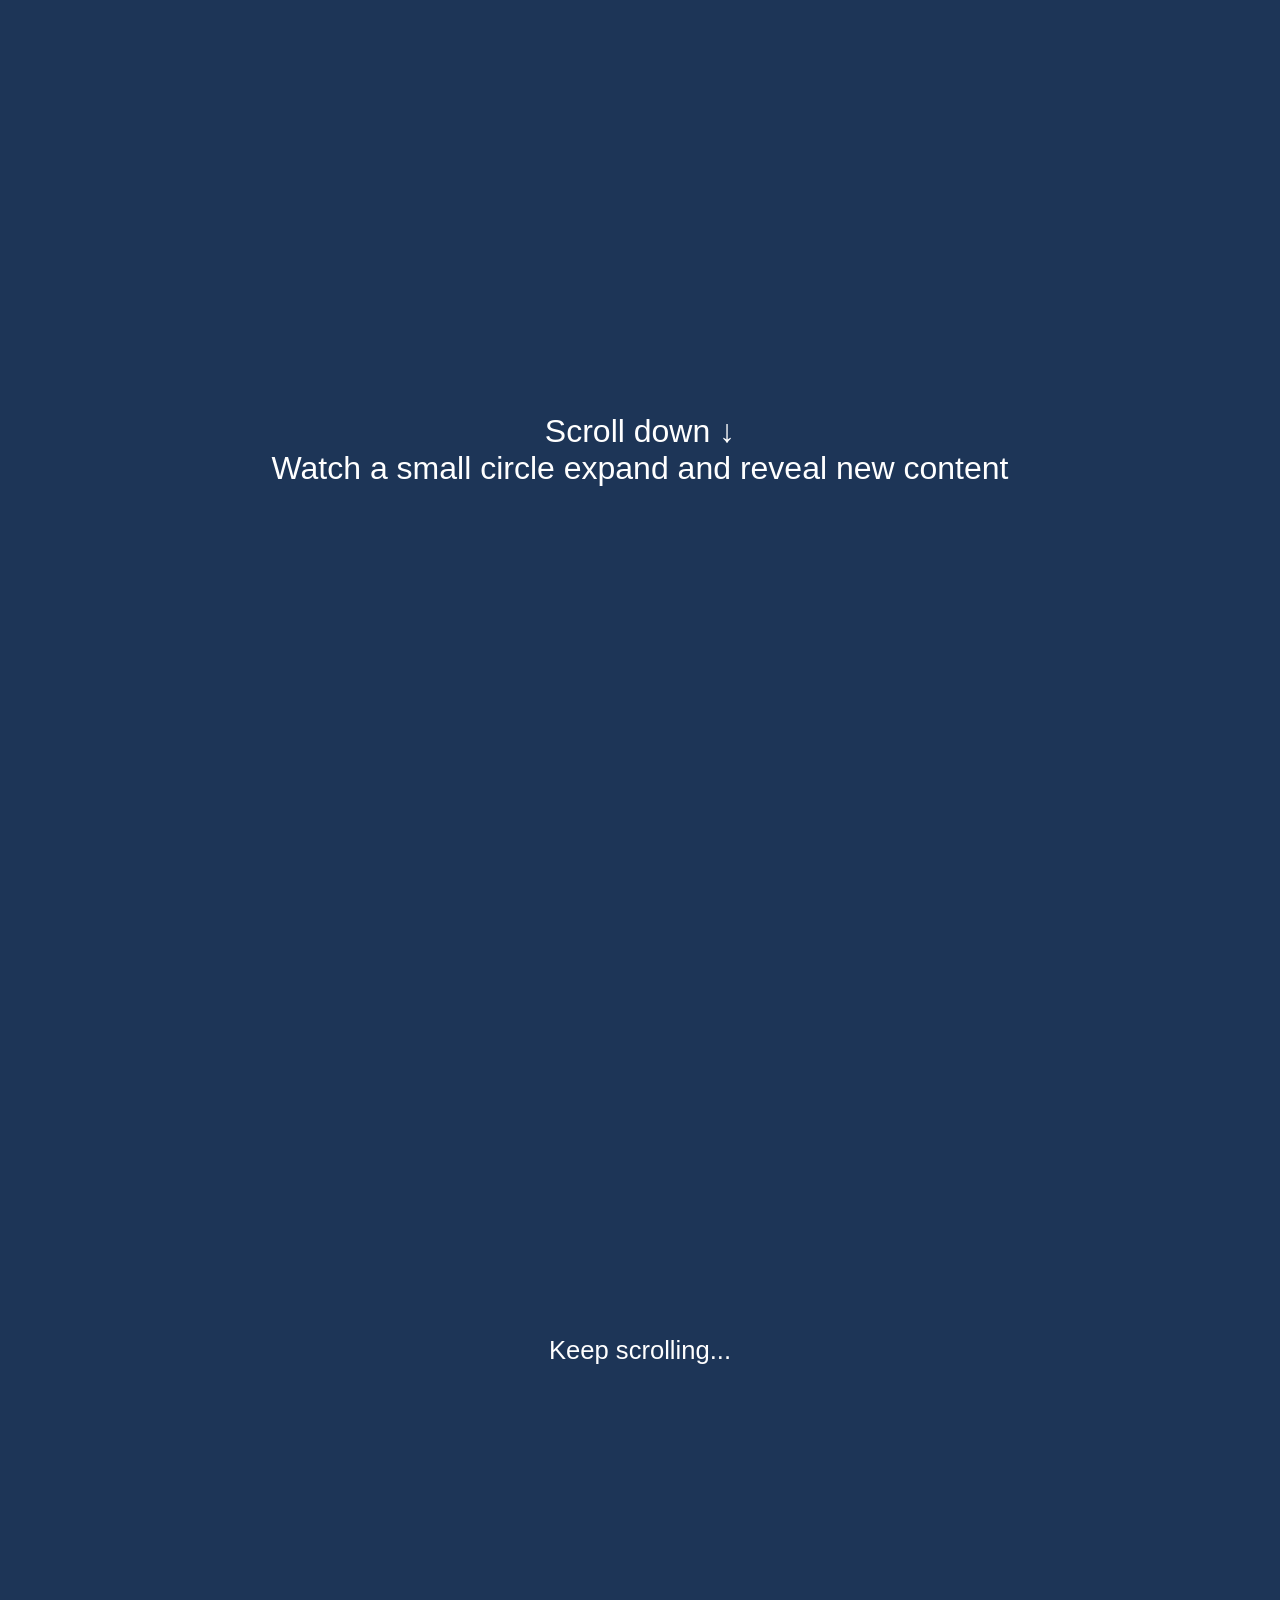
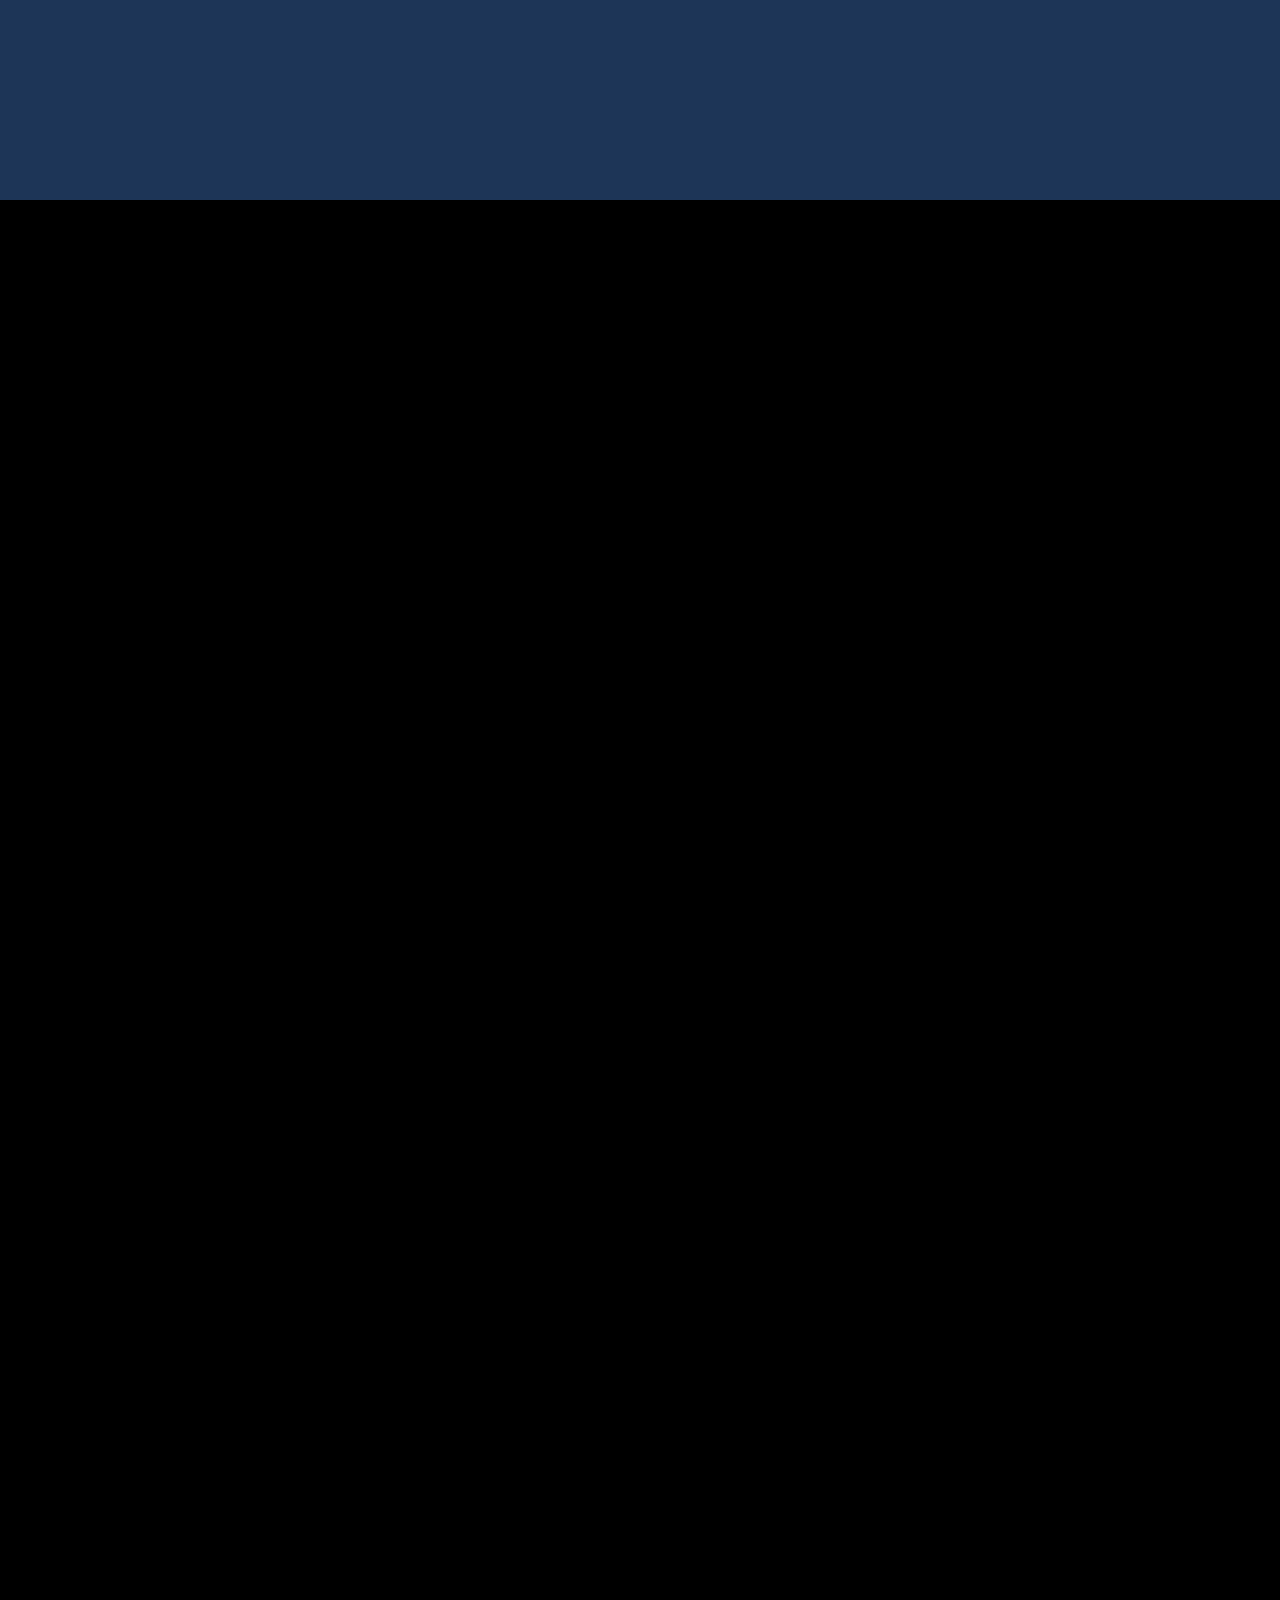
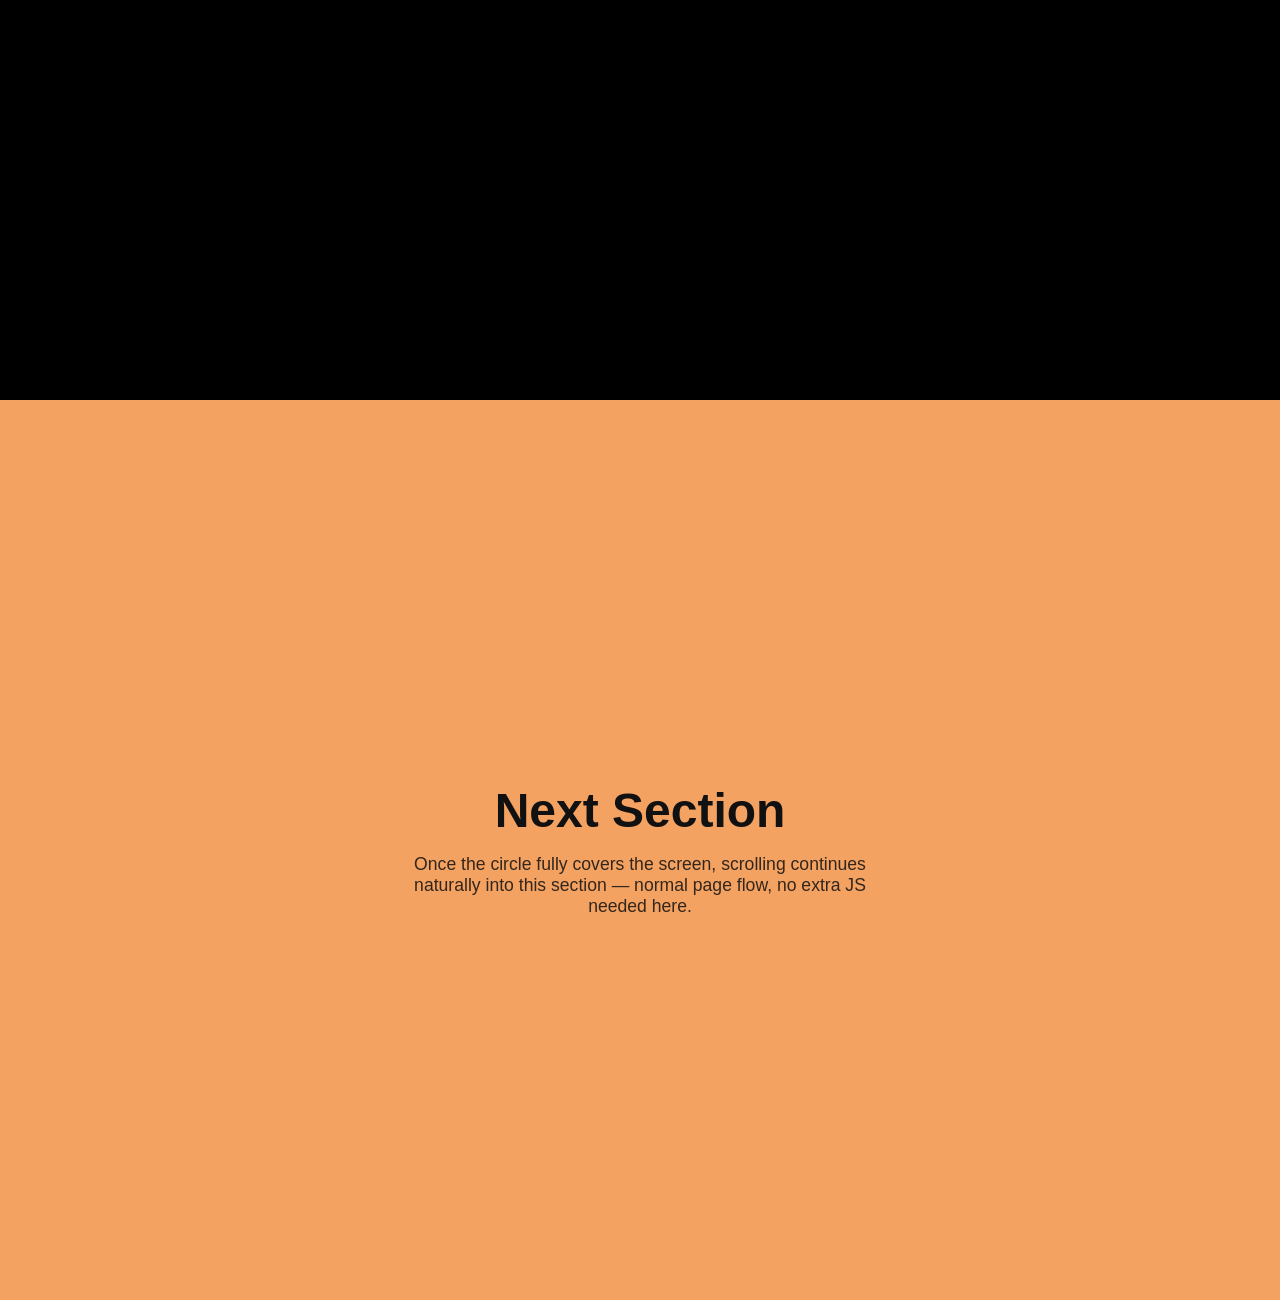
<file: Circle Mask Expand Reveal/index.html>
<!DOCTYPE html>
<html lang="en">
<head>
<meta charset="UTF-8">
<meta name="viewport" content="width=device-width, initial-scale=1.0">
<title>Circle Expand Reveal Transition</title>
<style>
  * { margin: 0; padding: 0; box-sizing: border-box; }

  body {
    font-family: 'Segoe UI', sans-serif;
    background: #000;
  }

  /* ---- Intro section (background layer, stays visible until the circle covers it) ---- */
  .intro {
    height: 100vh;
    display: flex;
    align-items: center;
    justify-content: center;
    background: #1d3557;
    color: #fff;
    font-size: 2rem;
    text-align: center;
    padding: 20px;
  }

  /* ---- Tall wrapper controls how much scroll distance the circle takes to expand ---- */
  .circle-wrapper {
    position: relative;
    height: 300vh; /* bigger = slower, longer circle-grow scroll */
  }

  /* ---- Sticky pins both layers on screen while the wrapper scrolls past ---- */
  .circle-sticky {
    position: sticky;
    top: 0;
    height: 100vh;
    width: 100%;
    overflow: hidden;
  }

  /* Background layer visible through/around the circle before it fully expands */
  .bg-layer {
    position: absolute;
    inset: 0;
    background: #1d3557;
    display: flex;
    align-items: center;
    justify-content: center;
    color: #fff;
    font-size: 1.6rem;
    text-align: center;
  }

  /* The circle itself: starts tiny, clip-path grows until it covers the whole screen */
  .circle-layer {
    position: absolute;
    inset: 0;
    background: #e63946;
    clip-path: circle(0px at 50% 50%);
    will-change: clip-path;
    display: flex;
    align-items: center;
    justify-content: center;
  }

  /* content that lives INSIDE the circle */
  .circle-content {
    max-width: 600px;
    padding: 20px;
    text-align: center;
    color: #fff;
  }

  .circle-content h1 {
    font-size: 2.5rem;
    margin-bottom: 16px;
  }

  .circle-content p {
    font-size: 1.1rem;
    opacity: 0.9;
    margin-bottom: 24px;
  }

  .circle-content .cards {
    display: flex;
    gap: 16px;
    justify-content: center;
    flex-wrap: wrap;
  }

  .circle-content .card {
    background: rgba(255,255,255,0.15);
    border-radius: 10px;
    padding: 16px 20px;
    font-size: 0.95rem;
    backdrop-filter: blur(4px);
  }

  /* ---- Next page that continues normally after the circle fully covers the screen ---- */
  .next-page {
    height: 100vh;
    display: flex;
    flex-direction: column;
    align-items: center;
    justify-content: center;
    background: #f4a261;
    color: #111;
    text-align: center;
    padding: 20px;
  }

  .next-page h1 { font-size: 3rem; margin-bottom: 16px; }
  .next-page p { font-size: 1.1rem; max-width: 500px; opacity: 0.85; }
</style>
</head>
<body>

  <div class="intro">
    <p>Scroll down ↓<br>Watch a small circle expand and reveal new content</p>
  </div>

  <div class="circle-wrapper" id="circleWrapper">
    <div class="circle-sticky">
      <div class="bg-layer">Keep scrolling...</div>

      <div class="circle-layer" id="circleLayer">
        <div class="circle-content">
          <h1>Inside the Circle</h1>
          <p>These are new elements that only appear once the circle has expanded enough to contain them.</p>
          <div class="cards">
            <div class="card">Feature One</div>
            <div class="card">Feature Two</div>
            <div class="card">Feature Three</div>
          </div>
        </div>
      </div>
    </div>
  </div>

  <div class="next-page">
    <h1>Next Section</h1>
    <p>Once the circle fully covers the screen, scrolling continues naturally into this section — normal page flow, no extra JS needed here.</p>
  </div>

<script>
  const circleWrapper = document.getElementById('circleWrapper');
  const circleLayer = document.getElementById('circleLayer');

  function clamp(val, min, max) {
    return Math.max(min, Math.min(max, val));
  }

  function updateCircle() {
    const rect = circleWrapper.getBoundingClientRect();
    const scrollableDistance = rect.height - window.innerHeight;

    // progress goes 0 -> 1 exactly while this section is pinned on screen
    const progress = clamp(-rect.top / scrollableDistance, 0, 1);

    // max radius needed to fully cover the screen from the center = distance to a corner
    const maxRadius = Math.sqrt(
      Math.pow(window.innerWidth / 2, 2) + Math.pow(window.innerHeight / 2, 2)
    );

    const radius = progress * maxRadius;
    circleLayer.style.clipPath = `circle(${radius}px at 50% 50%)`;

    requestAnimationFrame(updateCircle);
  }

  requestAnimationFrame(updateCircle);
</script>

</body>
</html>
</file>
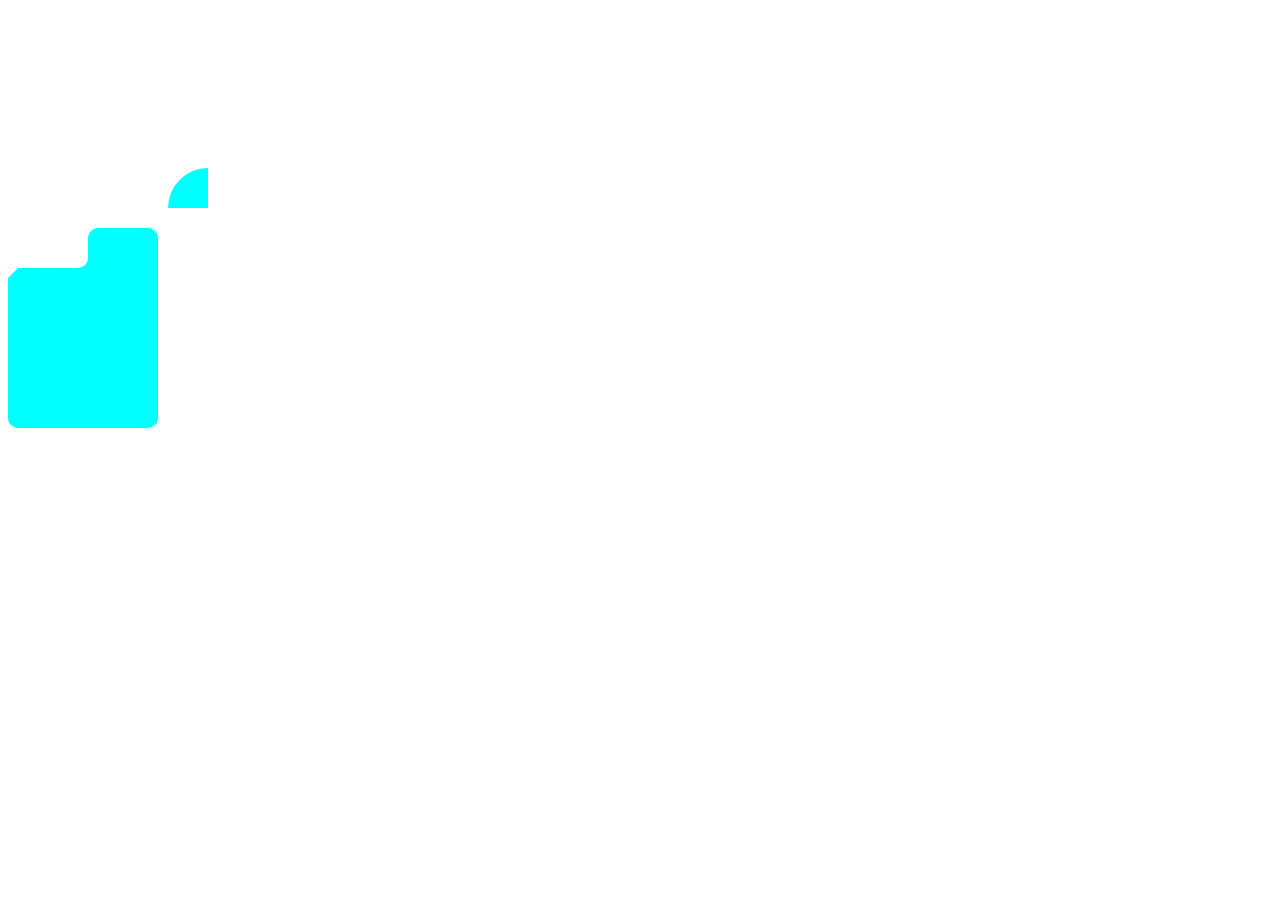
<file: Clip_Path/index.html>
<!DOCTYPE html>
<html lang="en">
<head>
    <meta charset="UTF-8">
    <meta name="viewport" content="width=device-width, initial-scale=1.0">
    <title>Document</title>
    <link rel="stylesheet" href="style.css">
</head>
<body>
    <div class="card">
        <div class="clip">

        </div>
    </div>

    <div
    class="card2">

    </div>
</body>
</html>
</file>
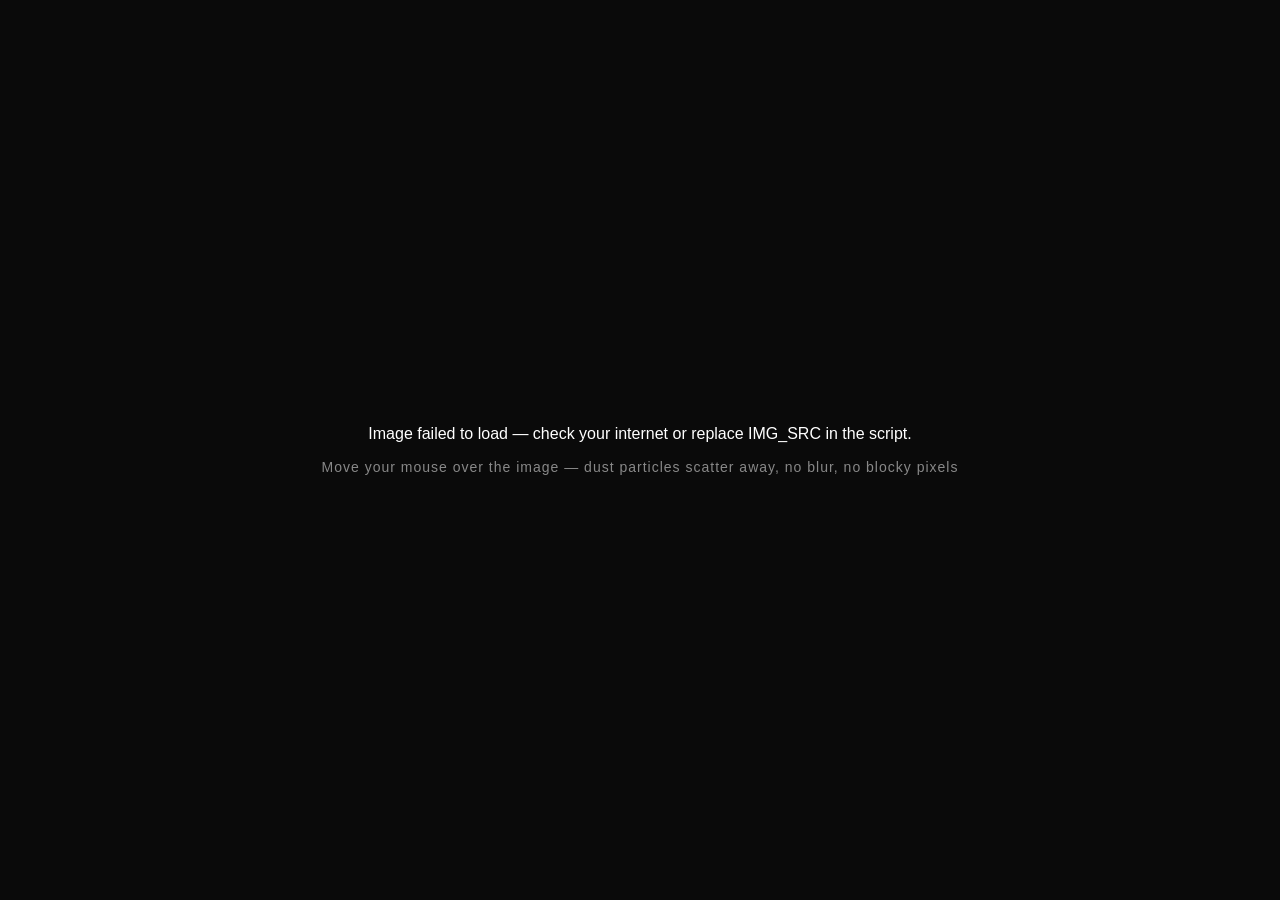
<file: Interactive Particle Disperse Effect/index.html>
<!DOCTYPE html>
<html lang="en">
<head>
<meta charset="UTF-8">
<meta name="viewport" content="width=device-width, initial-scale=1.0">
<title>Smooth Particle Reveal (No Blur)</title>
<style>
  * { margin: 0; padding: 0; box-sizing: border-box; }

  body {
    background: #0a0a0a;
    height: 100vh;
    display: flex;
    flex-direction: column;
    align-items: center;
    justify-content: center;
    overflow: hidden;
    font-family: 'Segoe UI', sans-serif;
  }

  canvas {
    background: #0a0a0a;
    border-radius: 8px;
    cursor: none;
  }

  .hint {
    color: #888;
    margin-top: 16px;
    font-size: 14px;
    letter-spacing: 1px;
  }

  .loading {
    color: #fff;
    font-size: 16px;
  }
</style>
</head>
<body>

  <div id="loadingText" class="loading">Loading image...</div>
  <canvas id="canvas" style="display:none;"></canvas>
  <div class="hint">Move your mouse over the image — dust particles scatter away, no blur, no blocky pixels</div>

<script>
  const canvas = document.getElementById('canvas');
  const ctx = canvas.getContext('2d');
  const loadingText = document.getElementById('loadingText');

  // ---- CONFIG ----
  const IMG_SRC = 'https://picsum.photos/id/1005/500/500'; // <-- replace with your own image URL
  const PARTICLE_GAP = 3;      // spacing between particles (smaller = more detail, slower)
  const DOT_SIZE = 1.8;        // radius of each dot
  const MOUSE_RADIUS = 70;     // how far the "push" effect reaches
  const PUSH_DISTANCE = 22;    // how far particles get pushed away (in px)
  const EASE = 0.18;           // 0-1, higher = snappier/faster response, lower = smoother/slower

  let particles = [];
  let mouse = { x: -9999, y: -9999 };

  class Particle {
    constructor(x, y, color) {
      this.originX = x;
      this.originY = y;
      this.x = x;
      this.y = y;
      this.color = color;
    }

    update() {
      const dx = this.originX - mouse.x;
      const dy = this.originY - mouse.y;
      const dist = Math.sqrt(dx * dx + dy * dy);

      let targetX = this.originX;
      let targetY = this.originY;

      if (dist < MOUSE_RADIUS) {
        // push target away from mouse, proportional to how close the mouse is
        const force = (MOUSE_RADIUS - dist) / MOUSE_RADIUS;
        const angle = Math.atan2(dy, dx);
        targetX = this.originX + Math.cos(angle) * force * PUSH_DISTANCE;
        targetY = this.originY + Math.sin(angle) * force * PUSH_DISTANCE;
      }

      // simple smooth lerp toward target — no velocity/overshoot, so no jiggle
      this.x += (targetX - this.x) * EASE;
      this.y += (targetY - this.y) * EASE;
    }

    draw() {
      ctx.beginPath();
      ctx.arc(this.x, this.y, DOT_SIZE, 0, Math.PI * 2);
      ctx.fillStyle = this.color;
      ctx.fill();
    }
  }

  function initParticles(img) {
    const dpr = window.devicePixelRatio || 1;
    canvas.width = img.width * dpr;
    canvas.height = img.height * dpr;
    canvas.style.width = img.width + 'px';
    canvas.style.height = img.height + 'px';
    ctx.scale(dpr, dpr);

    const tempCanvas = document.createElement('canvas');
    tempCanvas.width = img.width;
    tempCanvas.height = img.height;
    const tempCtx = tempCanvas.getContext('2d');
    tempCtx.drawImage(img, 0, 0, img.width, img.height);
    const imageData = tempCtx.getImageData(0, 0, img.width, img.height).data;

    particles = [];
    for (let y = 0; y < img.height; y += PARTICLE_GAP) {
      for (let x = 0; x < img.width; x += PARTICLE_GAP) {
        const px = Math.floor(x);
        const py = Math.floor(y);
        const index = (py * img.width + px) * 4;
        const r = imageData[index];
        const g = imageData[index + 1];
        const b = imageData[index + 2];
        const alpha = imageData[index + 3];

        if (alpha > 50) {
          particles.push(new Particle(x, y, `rgb(${r},${g},${b})`));
        }
      }
    }

    loadingText.style.display = 'none';
    canvas.style.display = 'block';
    animate(img.width, img.height);
  }

  function animate(w, h) {
    ctx.clearRect(0, 0, w, h);
    for (const p of particles) {
      p.update();
      p.draw();
    }
    requestAnimationFrame(() => animate(w, h));
  }

  canvas.addEventListener('mousemove', (e) => {
    const rect = canvas.getBoundingClientRect();
    mouse.x = e.clientX - rect.left;
    mouse.y = e.clientY - rect.top;
  });

  canvas.addEventListener('mouseleave', () => {
    mouse.x = -9999;
    mouse.y = -9999;
  });

  canvas.addEventListener('touchmove', (e) => {
    e.preventDefault();
    const rect = canvas.getBoundingClientRect();
    const touch = e.touches[0];
    mouse.x = touch.clientX - rect.left;
    mouse.y = touch.clientY - rect.top;
  }, { passive: false });

  canvas.addEventListener('touchend', () => {
    mouse.x = -9999;
    mouse.y = -9999;
  });

  const img = new Image();
  img.crossOrigin = 'anonymous';
  img.onload = () => initParticles(img);
  img.onerror = () => {
    loadingText.textContent = 'Image failed to load — check your internet or replace IMG_SRC in the script.';
  };
  img.src = IMG_SRC;
</script>

</body>
</html>
</file>
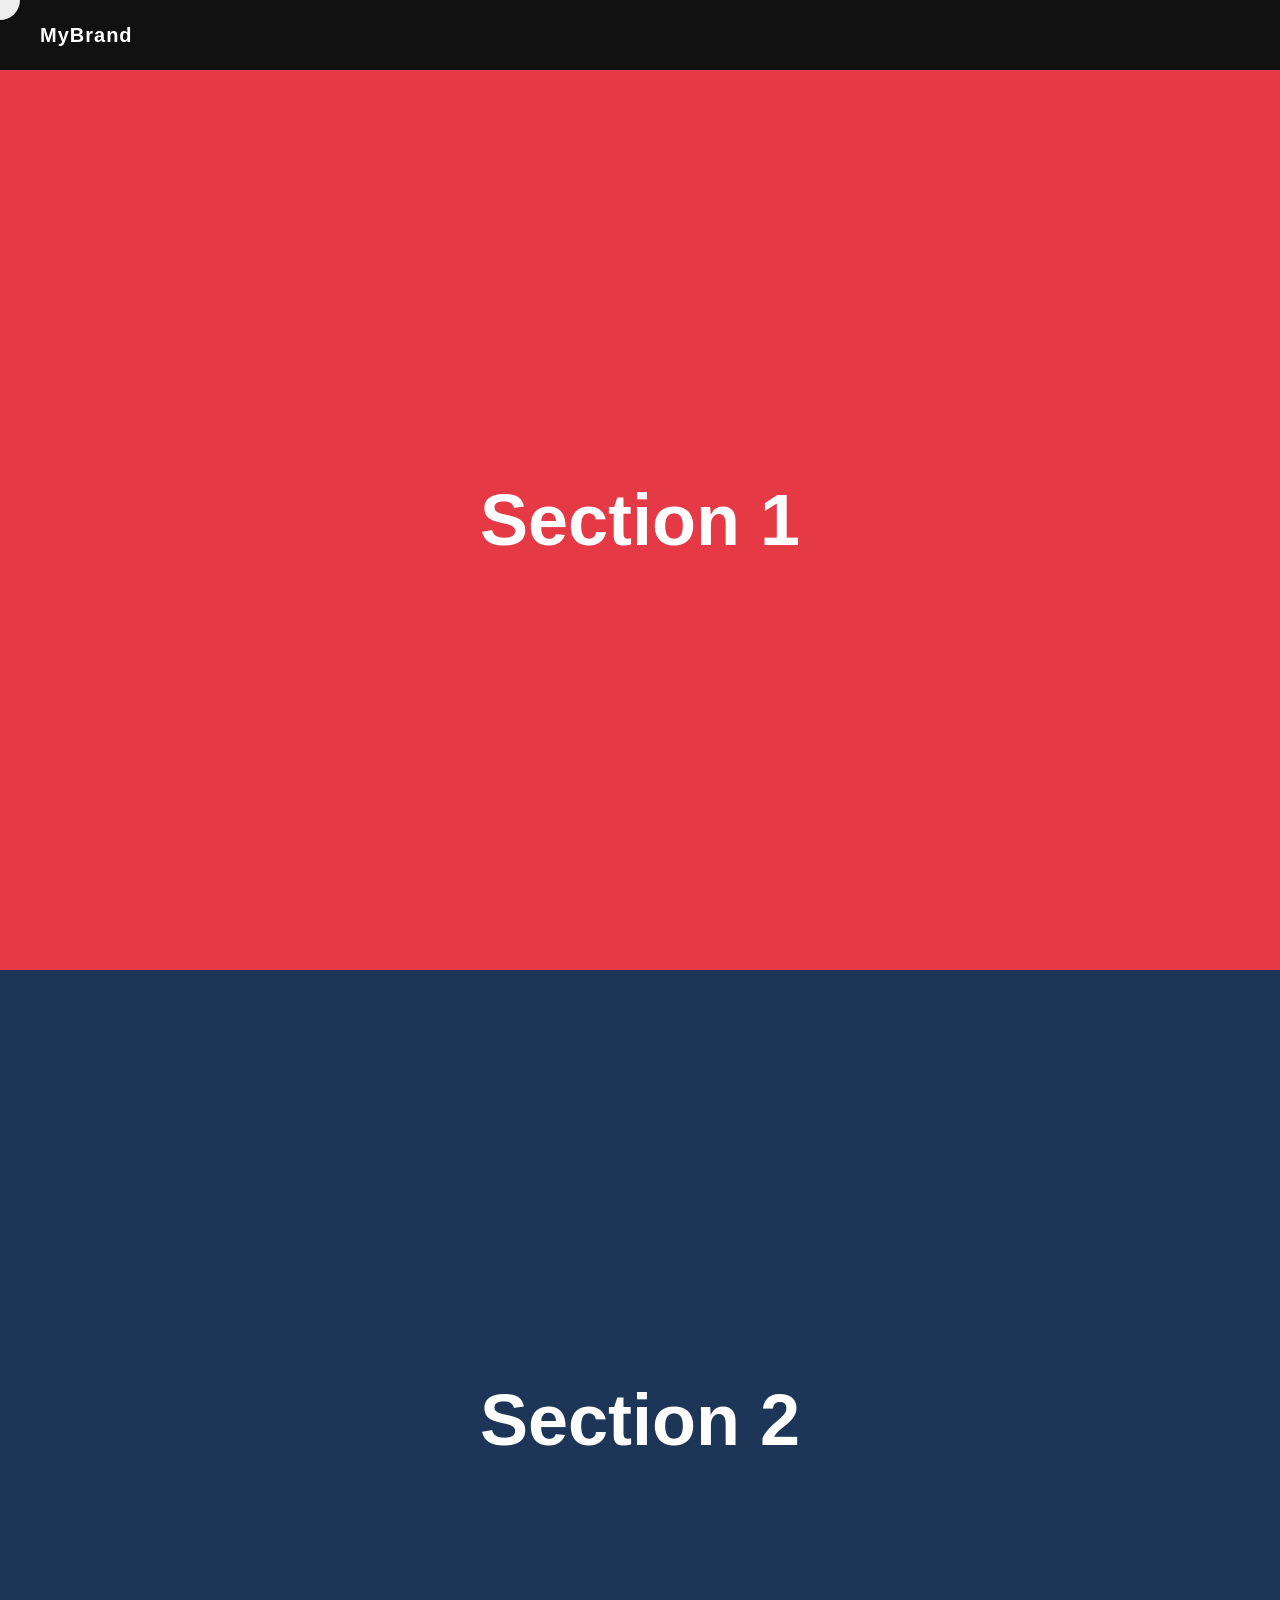
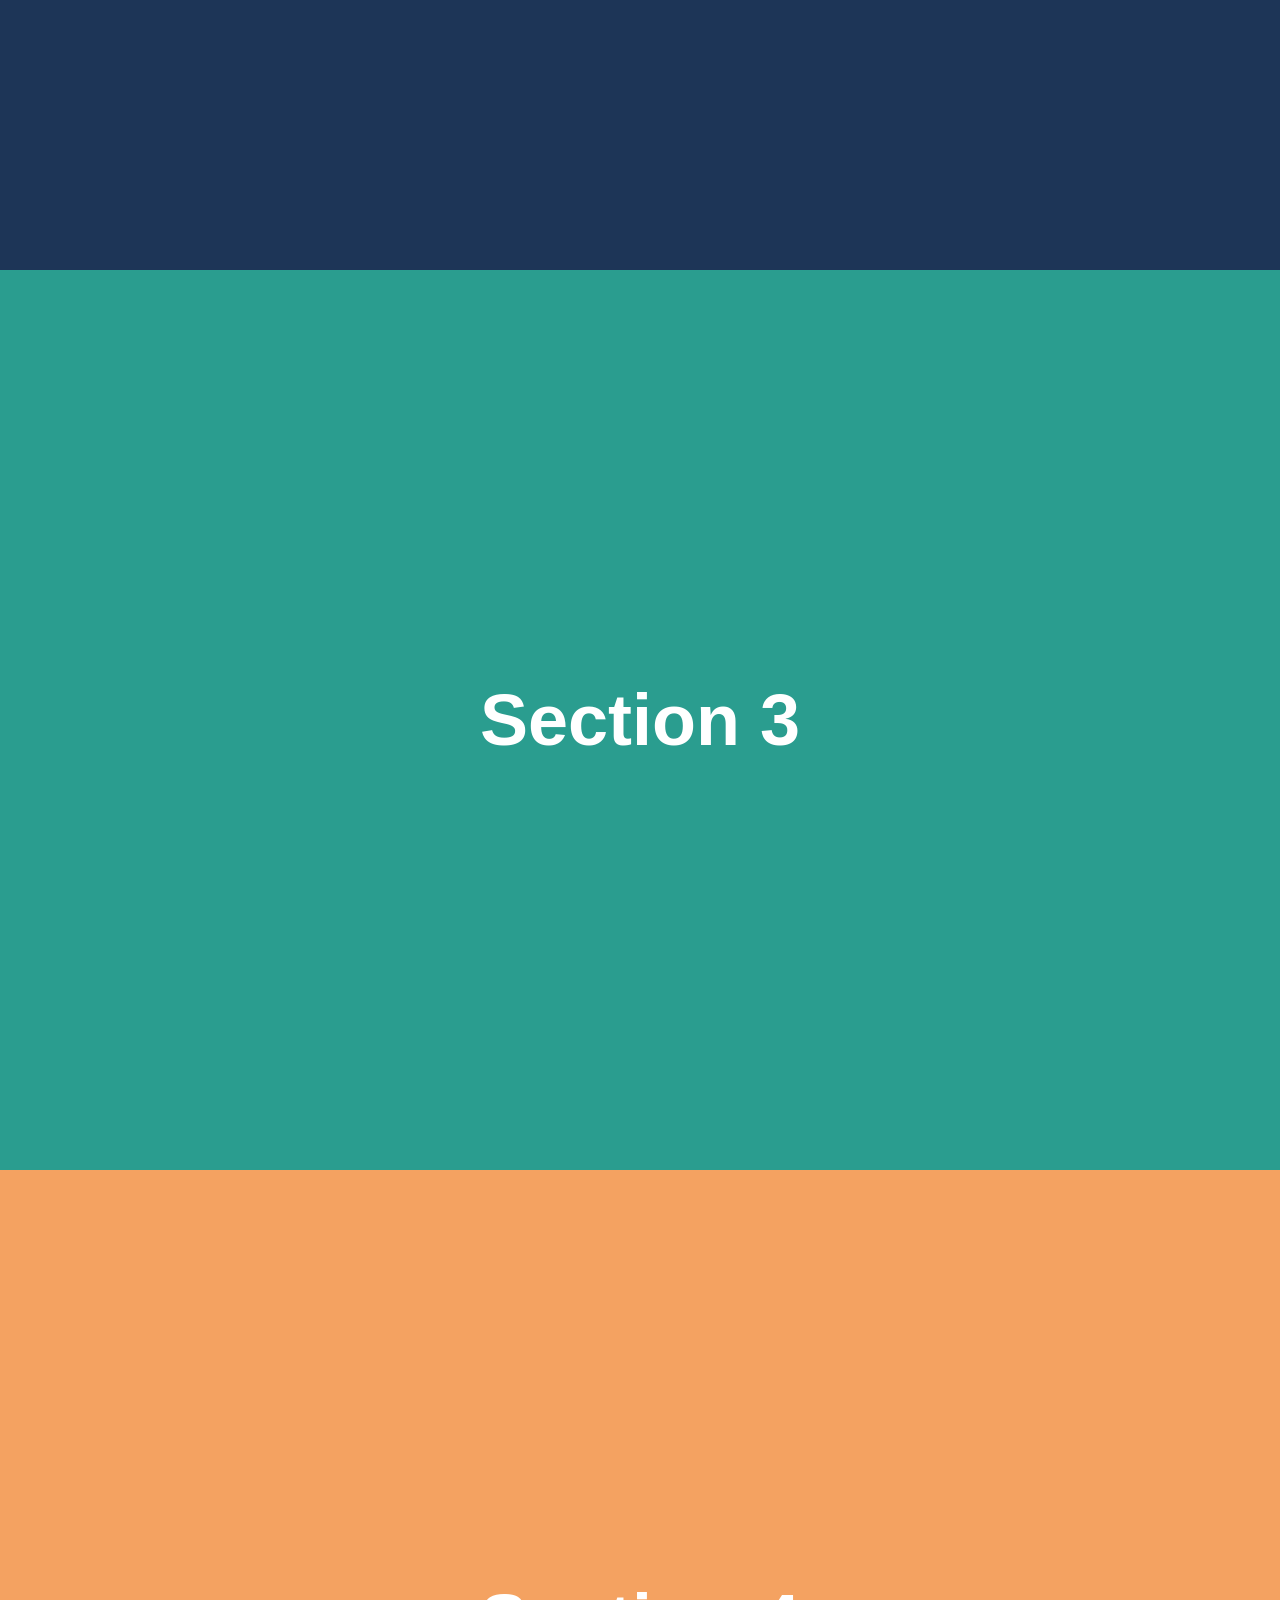
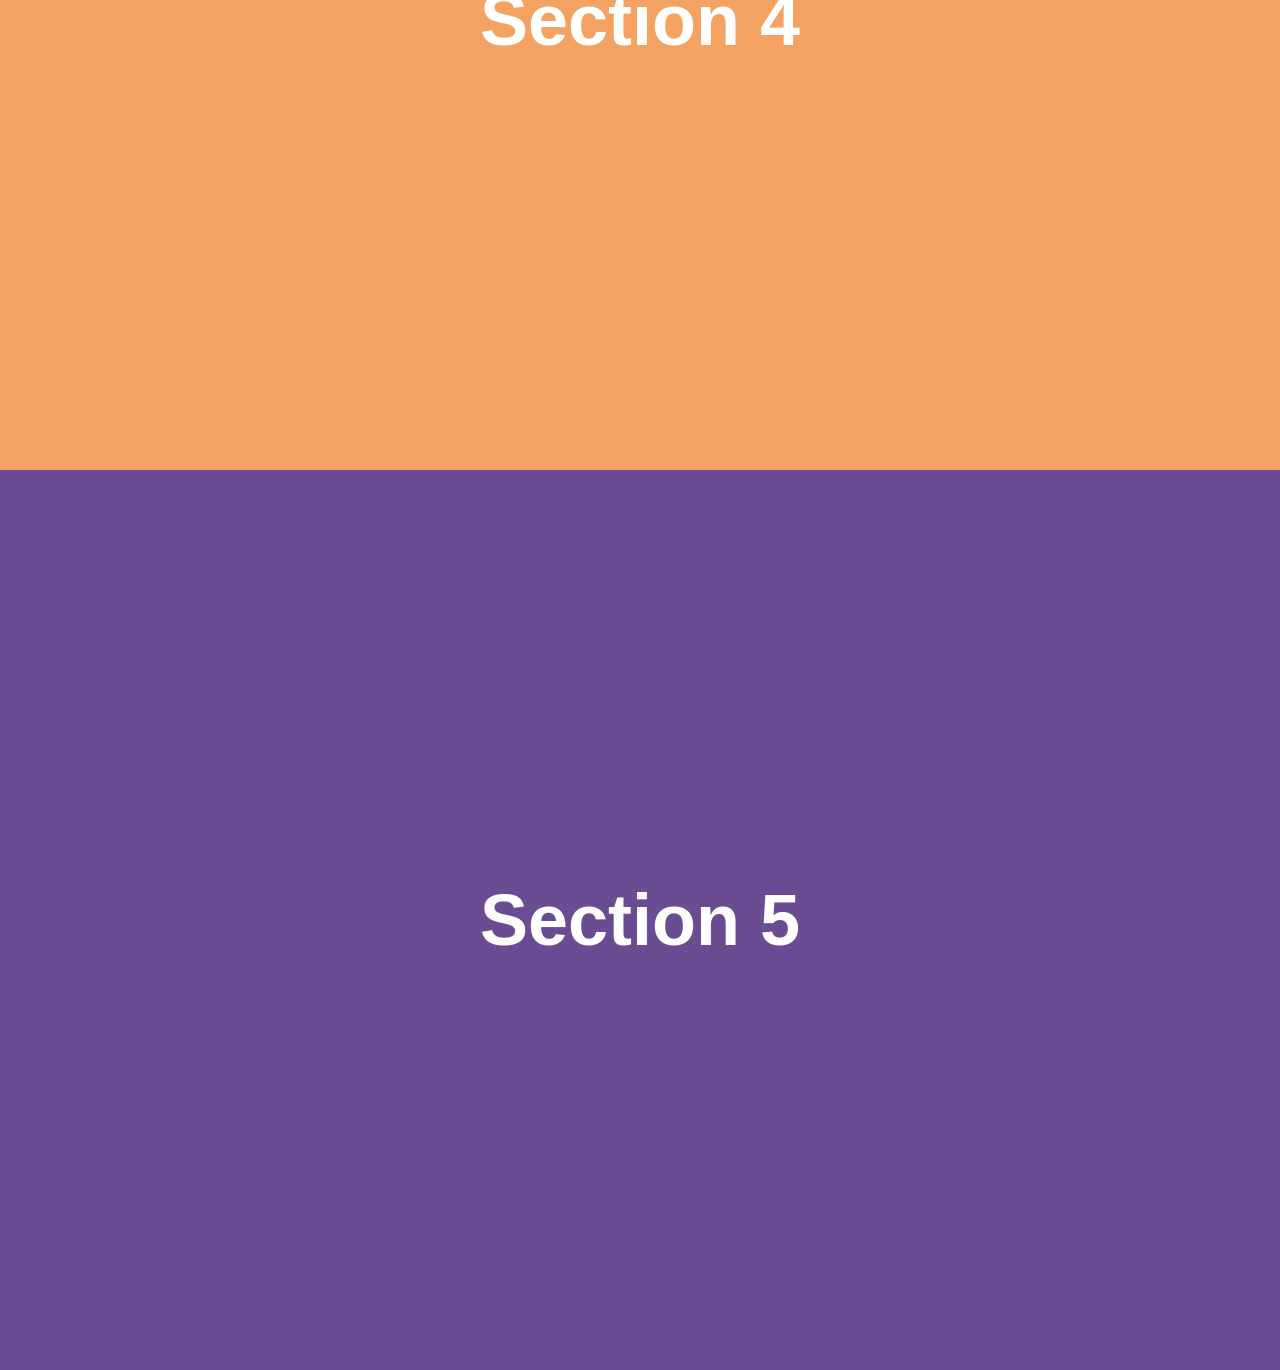
<file: mix-blend-mode cursor/index.html>
<!DOCTYPE html>
<html lang="en">
<head>
<meta charset="UTF-8">
<meta name="viewport" content="width=device-width, initial-scale=1.0">
<title>Sticky Stack Parallax</title>
<style>
  * { margin: 0; padding: 0; box-sizing: border-box; }

  body {
    font-family: 'Segoe UI', sans-serif;
  }

  /* Fixed Navbar */
  nav {
    position: fixed;
    top: 0;
    left: 0;
    width: 100%;
    height: 70px;
    background: #111;
    color: #fff;
    display: flex;
    align-items: center;
    padding: 0 40px;
    font-size: 20px;
    font-weight: bold;
    letter-spacing: 1px;
    z-index: 999; /* always on top of every section */
  }

  /* Push first section below navbar so it doesn't hide under it initially */
  .spacer {
    height: 70px;
  }

  section {
    position: sticky;
    top: 0;              /* sticks right under the very top of viewport */
    width: 100%;
    height: 100vh;
    display: flex;
    align-items: center;
    justify-content: center;
    font-size: 3rem;
    color: #fff;
    font-weight: 700;
  }

  /* Each next section needs a higher stacking order so it slides OVER the previous one */
  section:nth-of-type(1) { background: #e63946; z-index: 1; }
  section:nth-of-type(2) { background: #1d3557; z-index: 2; }
  section:nth-of-type(3) { background: #2a9d8f; z-index: 3; }
  section:nth-of-type(4) { background: #f4a261; z-index: 4; }
  section:nth-of-type(5) { background: #6a4c93; z-index: 5; }

  /* X-ray style mouse-following circle */
  .cursor {
    position: fixed;
    top: 0;
    left: 0;
    width: 40px;
    height: 40px;
    background: #fff;
    border-radius: 50%;
    pointer-events: none;        /* never blocks real clicks/hovers */
    mix-blend-mode: difference;  /* THIS is what creates the x-ray / invert look */
    z-index: 9999;
    transform: translate(-50%, -50%);
    transition: width 0.25s ease, height 0.25s ease;
  }

  /* grows bigger over text/nav for a stronger x-ray feel */
  .cursor.hovering {
    width: 90px;
    height: 90px;
  }

  body { cursor: none; } /* hide default cursor, our circle replaces it */
</style>
</head>
<body>

  <div class="cursor" id="cursor"></div>

  <nav>MyBrand</nav>
  <div class="spacer"></div>

  <section><h1>Section 1</h1></section>
  <section><h1>Section 2</h1></section>
  <section><h1>Section 3</h1></section>
  <section><h1>Section 4</h1></section>
  <section><h1>Section 5</h1></section>

<script>
  const cursor = document.getElementById('cursor');

  // Circle position (with slight lag for smooth "following" feel)
  let mouseX = 0, mouseY = 0;
  let circleX = 0, circleY = 0;
  const speed = 0.15; // lower = more lag/smoothness

  document.addEventListener('mousemove', (e) => {
    mouseX = e.clientX;
    mouseY = e.clientY;
  });

  function animate() {
    // lerp (linear interpolation) for smooth trailing motion
    circleX += (mouseX - circleX) * speed;
    circleY += (mouseY - circleY) * speed;
    cursor.style.left = circleX + 'px';
    cursor.style.top = circleY + 'px';
    requestAnimationFrame(animate);
  }
  animate();

  // Grow the circle whenever it's over nav, a section, or any text/heading
  const hoverTargets = document.querySelectorAll('nav, section, h1, h2, h3, p, a, button');
  hoverTargets.forEach(el => {
    el.addEventListener('mouseenter', () => cursor.classList.add('hovering'));
    el.addEventListener('mouseleave', () => cursor.classList.remove('hovering'));
  });
</script>

</body>
</html>
</file>
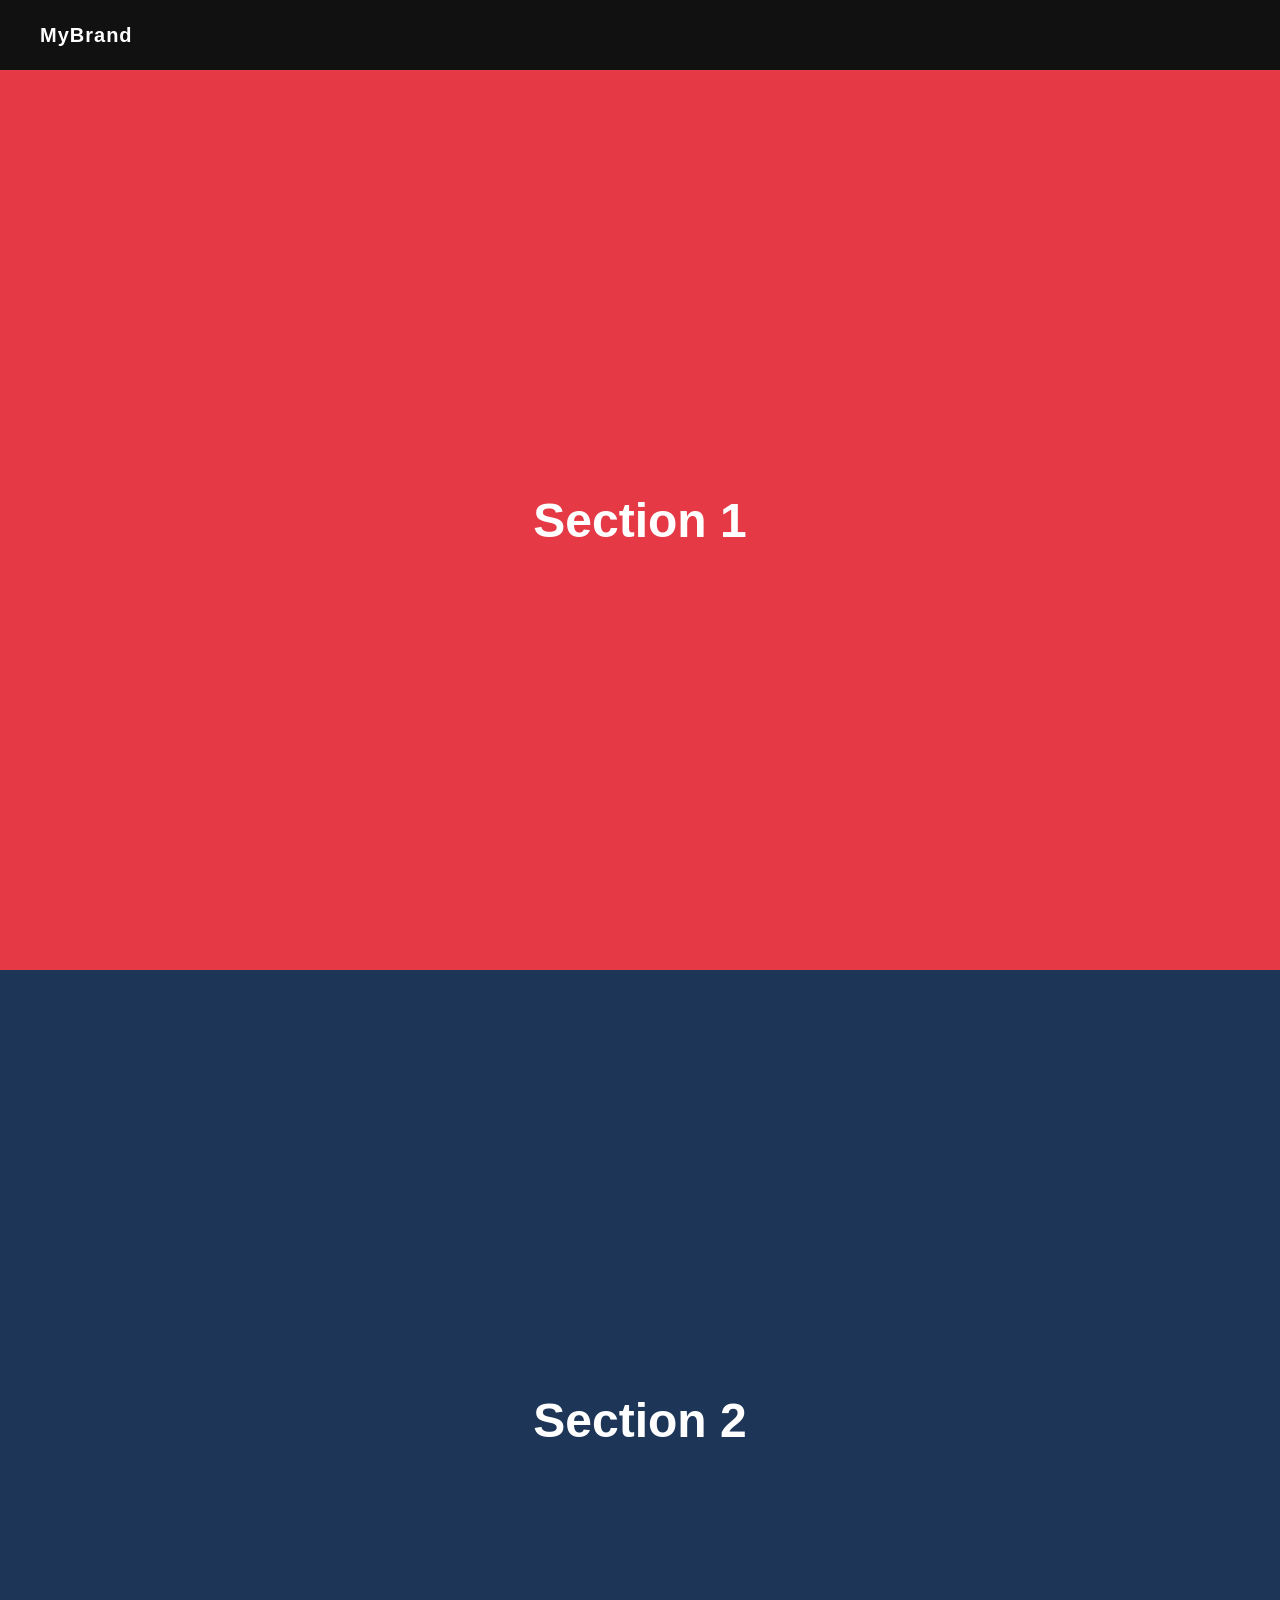
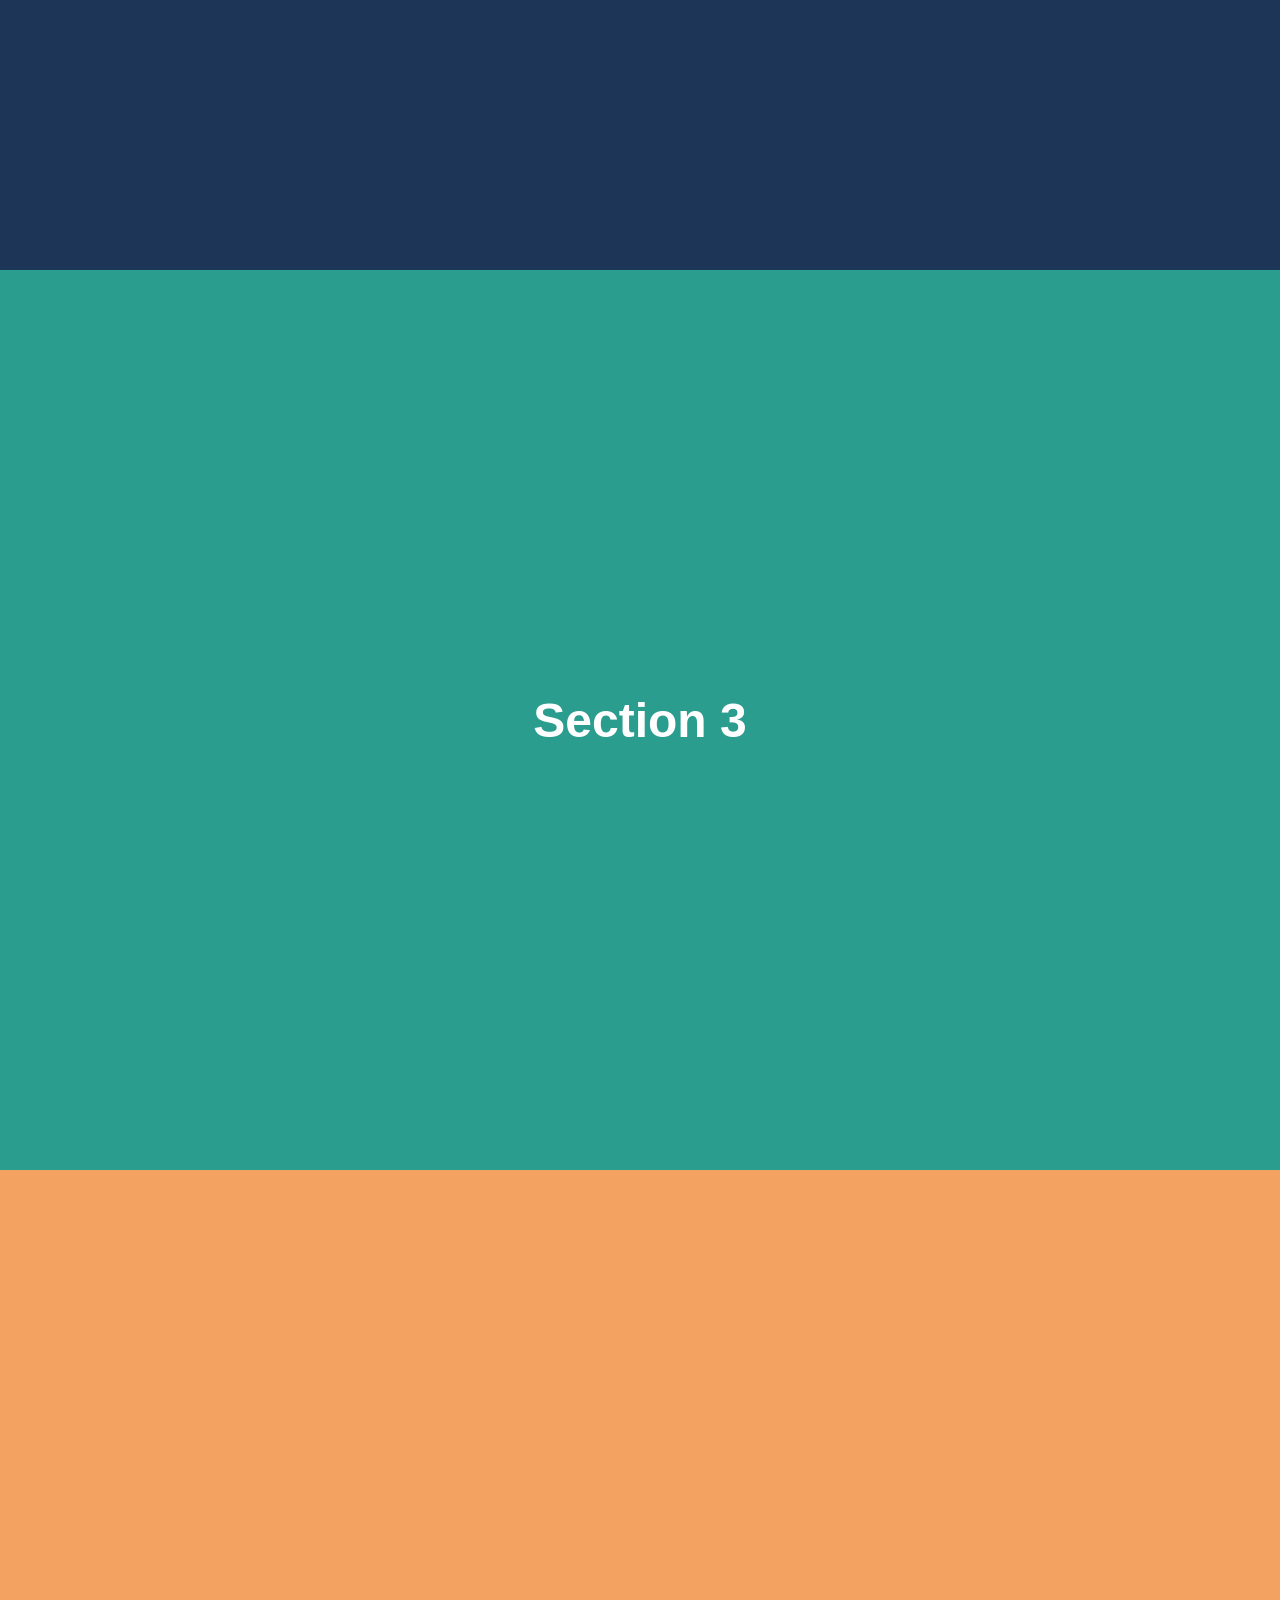
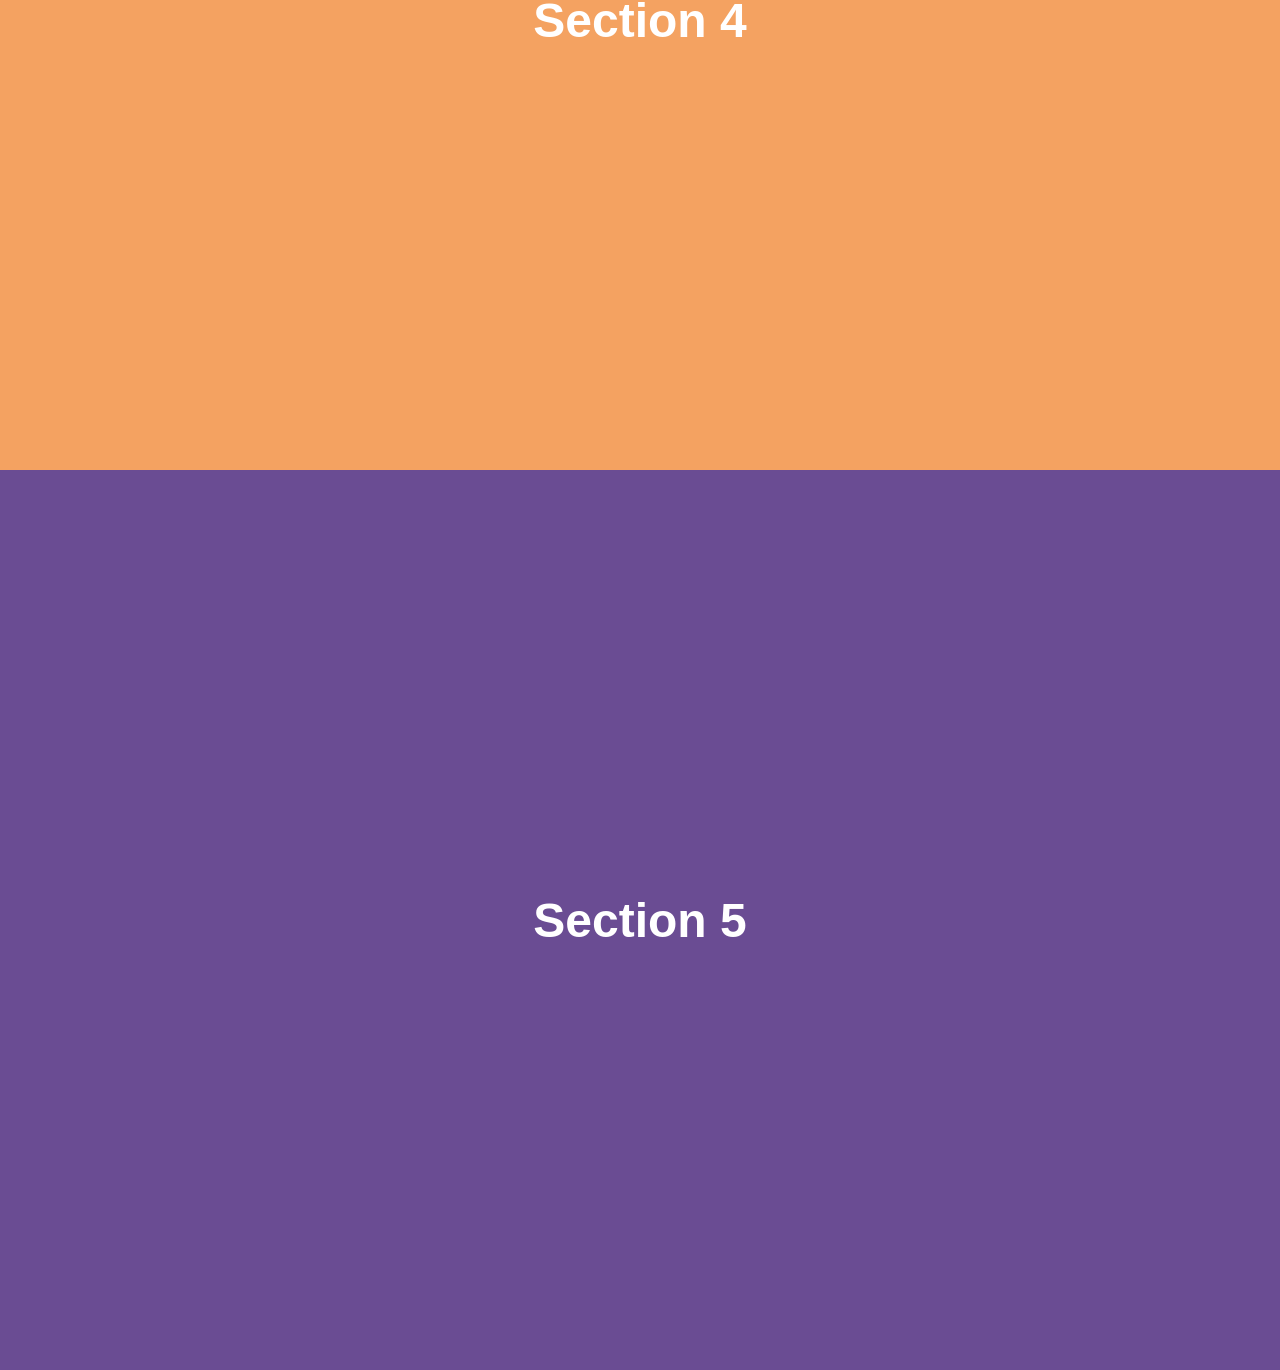
<file: Sticky Stacking Sections/index.html>
<!DOCTYPE html>
<html lang="en">
<head>
<meta charset="UTF-8">
<meta name="viewport" content="width=device-width, initial-scale=1.0">
<title>Sticky Stack Parallax</title>
<style>
  * { margin: 0; padding: 0; box-sizing: border-box; }

  body {
    font-family: 'Segoe UI', sans-serif;
  }

  /* Fixed Navbar */
  nav {
    position: fixed;
    top: 0;
    left: 0;
    width: 100%;
    height: 70px;
    background: #111;
    color: #fff;
    display: flex;
    align-items: center;
    padding: 0 40px;
    font-size: 20px;
    font-weight: bold;
    letter-spacing: 1px;
    z-index: 999; /* always on top of every section */
  }

  /* Push first section below navbar so it doesn't hide under it initially */
  .spacer {
    height: 70px;
  }

  section {
    position: sticky;
    top: 0;              /* sticks right under the very top of viewport */
    width: 100%;
    height: 100vh;
    display: flex;
    align-items: center;
    justify-content: center;
    font-size: 3rem;
    color: #fff;
    font-weight: 700;
  }

  /* Each next section needs a higher stacking order so it slides OVER the previous one */
  section:nth-of-type(1) { background: #e63946; z-index: 1; }
  section:nth-of-type(2) { background: #1d3557; z-index: 2; }
  section:nth-of-type(3) { background: #2a9d8f; z-index: 3; }
  section:nth-of-type(4) { background: #f4a261; z-index: 4; }
  section:nth-of-type(5) { background: #6a4c93; z-index: 5; }
</style>
</head>
<body>

  <nav>MyBrand</nav>
  <div class="spacer"></div>

  <section>Section 1</section>
  <section>Section 2</section>
  <section>Section 3</section>
  <section>Section 4</section>
  <section>Section 5</section>

</body>
</html>
</file>
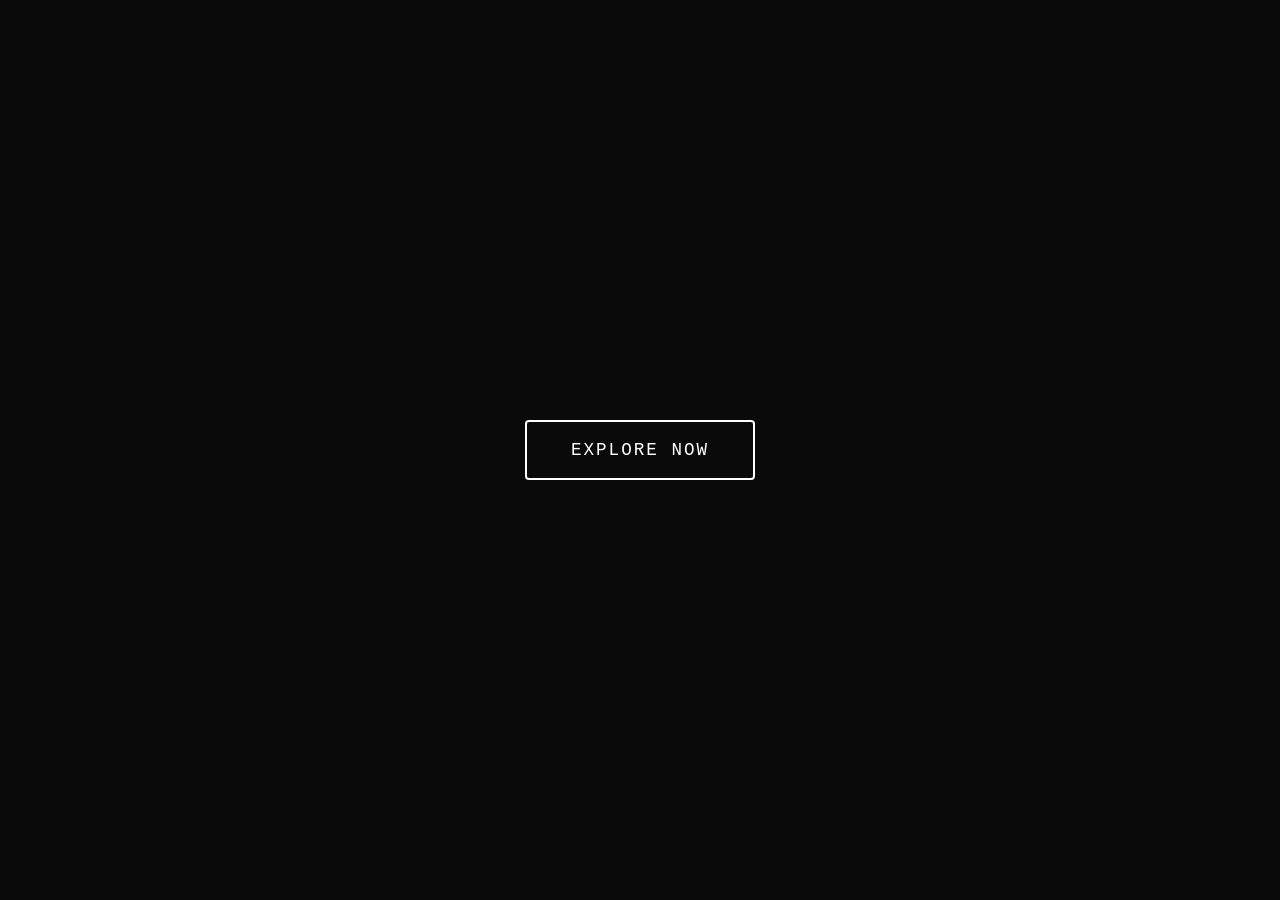
<file: Text scramble_glitch effect — letters random change/index.html>
<!DOCTYPE html>
<html lang="en">
<head>
<meta charset="UTF-8">
<meta name="viewport" content="width=device-width, initial-scale=1.0">
<title>Text Scramble Button</title>
<style>
  * { margin: 0; padding: 0; box-sizing: border-box; }

  body {
    height: 100vh;
    display: flex;
    align-items: center;
    justify-content: center;
    background: #0a0a0a;
    font-family: 'Courier New', monospace;
  }

  .scramble-btn {
    position: relative;
    padding: 18px 44px;
    font-size: 1.1rem;
    font-family: inherit;
    letter-spacing: 2px;
    text-transform: uppercase;
    color: #fff;
    background: transparent;
    border: 2px solid #fff;
    border-radius: 4px;
    cursor: pointer;
    overflow: hidden;
    transition: background 0.3s ease, color 0.3s ease;
  }

  .scramble-btn:hover {
    background: #fff;
    color: #0a0a0a;
  }

  .scramble-btn:active {
    transform: scale(0.97);
  }
</style>
</head>
<body>

  <button class="scramble-btn" data-text="Explore Now">Explore Now</button>

<script>
  // Characters used while "scrambling" before letters settle on the real text
  const CHARS = 'ABCDEFGHIJKLMNOPQRSTUVWXYZ!@#$%^&*_-+=<>/\\';

  class TextScramble {
    constructor(el) {
      this.el = el;
      this.frame = 0;
      this.frameRequest = null;
      this.resolve = null;
    }

    setText(newText) {
      const oldText = this.el.textContent;
      const length = Math.max(oldText.length, newText.length);

      // build a queue describing, per character index: from -> to, plus a random
      // start/end frame so letters don't all settle at the same time
      this.queue = [];
      for (let i = 0; i < length; i++) {
        const from = oldText[i] || '';
        const to = newText[i] || '';
        const start = Math.floor(Math.random() * 20);
        const end = start + Math.floor(Math.random() * 20) + 10;
        this.queue.push({ from, to, start, end, char: null });
      }

      cancelAnimationFrame(this.frameRequest);
      this.frame = 0;

      return new Promise((resolve) => {
        this.resolve = resolve;
        this.update();
      });
    }

    update() {
      let output = '';
      let complete = 0;

      for (let i = 0; i < this.queue.length; i++) {
        let { from, to, start, end, char } = this.queue[i];

        if (this.frame >= end) {
          complete++;
          output += to;
        } else if (this.frame >= start) {
          // pick a new random character every couple of frames for a flicker feel
          if (!char || Math.random() < 0.28) {
            char = CHARS[Math.floor(Math.random() * CHARS.length)];
            this.queue[i].char = char;
          }
          output += `<span class="scramble-char">${char}</span>`;
        } else {
          output += from;
        }
      }

      this.el.innerHTML = output;

      if (complete === this.queue.length) {
        this.resolve();
      } else {
        this.frameRequest = requestAnimationFrame(() => {
          this.frame++;
          this.update();
        });
      }
    }
  }

  const btn = document.querySelector('.scramble-btn');
  const fx = new TextScramble(btn);
  const originalText = btn.dataset.text;

  // trigger the scramble on every mouse move over the button (re-scrambles while hovering),
  // but throttle so it doesn't restart on every single pixel of movement
  let lastTrigger = 0;
  btn.addEventListener('mousemove', () => {
    const now = Date.now();
    if (now - lastTrigger > 800) {
      lastTrigger = now;
      fx.setText(originalText);
    }
  });

  // also trigger once cleanly on mouse enter
  btn.addEventListener('mouseenter', () => {
    lastTrigger = Date.now();
    fx.setText(originalText);
  });
</script>

</body>
</html>
</file>
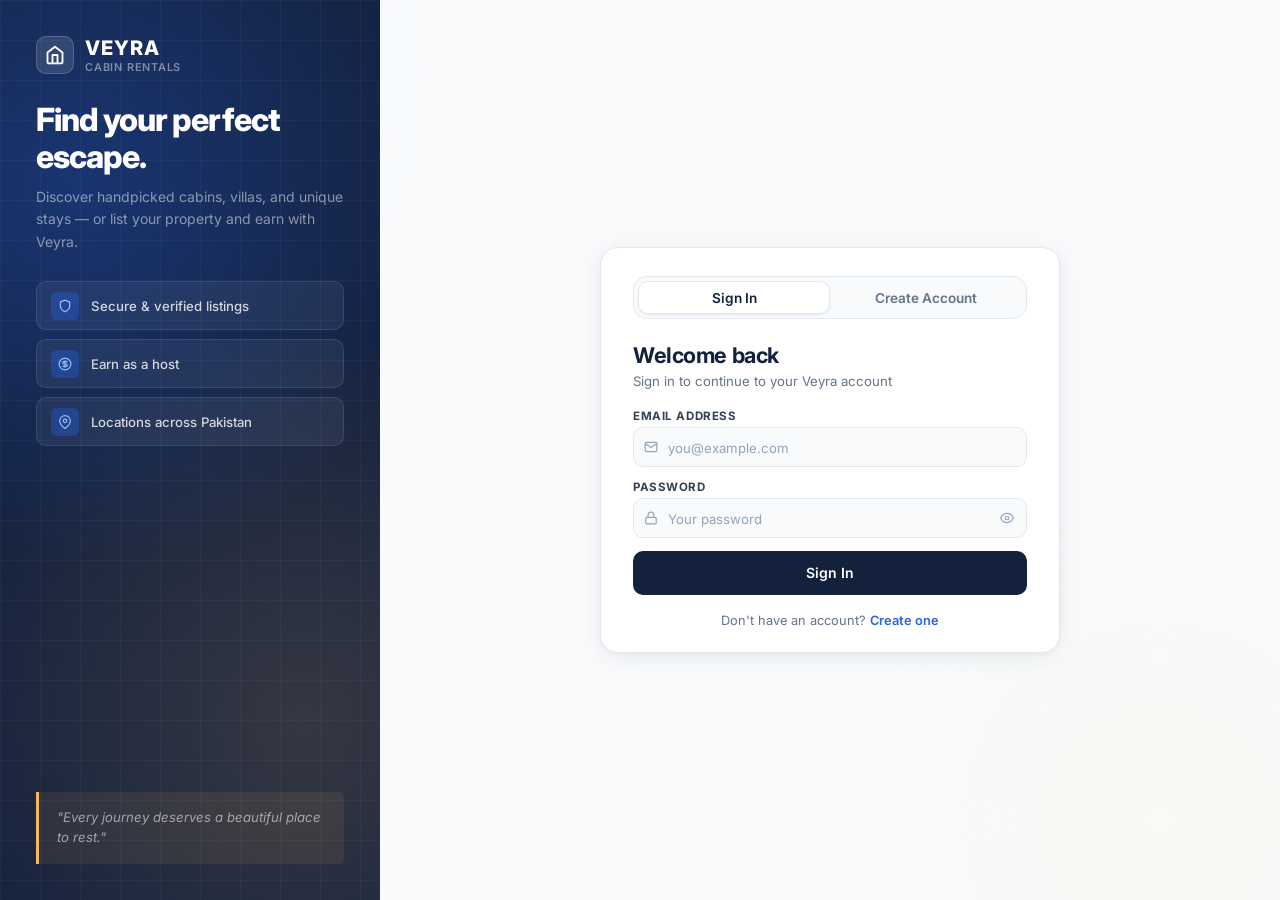
<file: Authenticaton/auth.html>
<!DOCTYPE html>
<html lang="en">

<head>
  <meta charset="UTF-8">
  <meta name="viewport" content="width=device-width, initial-scale=1.0">
  <link rel="icon" type="image/svg+xml"
    href="data:image/svg+xml,%3Csvg xmlns='http://www.w3.org/2000/svg' viewBox='0 0 24 24' fill='none' stroke='%2314213D' stroke-width='2.2' stroke-linecap='round' stroke-linejoin='round'%3E%3Cpath d='m3 9 9-7 9 7v11a2 2 0 0 1-2 2H5a2 2 0 0 1-2-2z'/%3E%3Cpolyline points='9 22 9 12 15 12 15 22'/%3E%3C/svg%3E">
  <title>VEYRA | Sign In</title>

  <link rel="preconnect" href="https://fonts.googleapis.com">
  <link rel="preconnect" href="https://fonts.gstatic.com" crossorigin>
  <link href="https://fonts.googleapis.com/css2?family=Inter:wght@400;500;600;700;800&display=swap" rel="stylesheet">

  <link rel="stylesheet" href="auth.css">
</head>

<body>

  <!-- ── Background decorative blobs ───────────────────────────────────────── -->
  <div class="bg-blob bg-blob-1"></div>
  <div class="bg-blob bg-blob-2"></div>

  <!-- ── Auth Page Shell ───────────────────────────────────────────────────── -->
  <div class="auth-page">

    <!-- LEFT PANEL — Branding -->
    <aside class="auth-left">
      <div class="auth-left-inner">

        <!-- Logo -->
        <a href="#" class="brand-logo">
          <span class="logo-icon">
            <svg xmlns="http://www.w3.org/2000/svg" viewBox="0 0 24 24" fill="none" stroke="currentColor"
              stroke-width="2.2" stroke-linecap="round" stroke-linejoin="round">
              <path d="m3 9 9-7 9 7v11a2 2 0 0 1-2 2H5a2 2 0 0 1-2-2z" />
              <polyline points="9 22 9 12 15 12 15 22" />
            </svg>
          </span>
          <div class="brand-text">
            <span class="brand-name">VEYRA</span>
            <span class="brand-tag">Cabin Rentals</span>
          </div>
        </a>

        <!-- Hero copy -->
        <div class="auth-hero">
          <h1 class="auth-hero-title">Find your perfect<br>escape.</h1>
          <p class="auth-hero-sub">Discover handpicked cabins, villas, and unique stays — or list your property and
            earn with Veyra.</p>
        </div>

        <!-- Feature pills -->
        <div class="feature-list">
          <div class="feature-pill">
            <span class="feature-icon">
              <svg xmlns="http://www.w3.org/2000/svg" viewBox="0 0 24 24" fill="none" stroke="currentColor"
                stroke-width="2">
                <path d="M12 22s8-4 8-10V5l-8-3-8 3v7c0 6 8 10 8 10z" />
              </svg>
            </span>
            <span>Secure & verified listings</span>
          </div>
          <div class="feature-pill">
            <span class="feature-icon">
              <svg xmlns="http://www.w3.org/2000/svg" viewBox="0 0 24 24" fill="none" stroke="currentColor"
                stroke-width="2">
                <circle cx="12" cy="12" r="10" />
                <path d="M16 8h-6a2 2 0 1 0 0 4h4a2 2 0 1 1 0 4H8" />
                <path d="M12 6v12" />
              </svg>
            </span>
            <span>Earn as a host</span>
          </div>
          <div class="feature-pill">
            <span class="feature-icon">
              <svg xmlns="http://www.w3.org/2000/svg" viewBox="0 0 24 24" fill="none" stroke="currentColor"
                stroke-width="2">
                <path d="M21 10c0 7-9 13-9 13s-9-6-9-13a9 9 0 0 1 18 0z" />
                <circle cx="12" cy="10" r="3" />
              </svg>
            </span>
            <span>Locations across Pakistan</span>
          </div>
        </div>

        <!-- Decorative cabin imagery quote -->
        <div class="auth-quote">
          <p>"Every journey deserves a beautiful place to rest."</p>
        </div>

      </div>
    </aside>

    <!-- RIGHT PANEL — Forms -->
    <main class="auth-right">
      <div class="auth-card">

        <!-- Tab switcher -->
        <div class="auth-tabs" id="authTabs">
          <button class="auth-tab active" id="tab-login" onclick="switchTab('login')">Sign In</button>
          <button class="auth-tab" id="tab-register" onclick="switchTab('register')">Create Account</button>
          <div class="auth-tab-indicator" id="tabIndicator"></div>
        </div>

        <!-- ── LOGIN FORM ─────────────────────────────────────────────────── -->
        <div class="auth-form-panel active" id="panel-login">
          <div class="form-header">
            <h2 class="form-title">Welcome back</h2>
            <p class="form-subtitle">Sign in to continue to your Veyra account</p>
          </div>

          <form id="loginForm" class="auth-form" novalidate>

            <div class="form-group" id="lg-email-group">
              <label for="lg-email" class="form-label">Email address</label>
              <div class="input-wrapper">
                <span class="input-icon">
                  <svg xmlns="http://www.w3.org/2000/svg" viewBox="0 0 24 24" fill="none" stroke="currentColor"
                    stroke-width="2">
                    <path d="M4 4h16c1.1 0 2 .9 2 2v12c0 1.1-.9 2-2 2H4c-1.1 0-2-.9-2-2V6c0-1.1.9-2 2-2z" />
                    <polyline points="22,6 12,13 2,6" />
                  </svg>
                </span>
                <input type="email" id="lg-email" name="email" class="form-input" placeholder="you@example.com"
                  autocomplete="email">
              </div>
              <span class="field-error" id="lg-email-error"></span>
            </div>

            <div class="form-group" id="lg-password-group">
              <label for="lg-password" class="form-label">Password</label>
              <div class="input-wrapper">
                <span class="input-icon">
                  <svg xmlns="http://www.w3.org/2000/svg" viewBox="0 0 24 24" fill="none" stroke="currentColor"
                    stroke-width="2">
                    <rect x="3" y="11" width="18" height="11" rx="2" ry="2" />
                    <path d="M7 11V7a5 5 0 0 1 10 0v4" />
                  </svg>
                </span>
                <input type="password" id="lg-password" name="password" class="form-input"
                  placeholder="Your password" autocomplete="current-password">
                <button type="button" class="toggle-password" onclick="togglePassword('lg-password', this)"
                  aria-label="Toggle password visibility">
                  <svg class="eye-icon" xmlns="http://www.w3.org/2000/svg" viewBox="0 0 24 24" fill="none"
                    stroke="currentColor" stroke-width="2">
                    <path d="M1 12s4-8 11-8 11 8 11 8-4 8-11 8-11-8-11-8z" />
                    <circle cx="12" cy="12" r="3" />
                  </svg>
                </button>
              </div>
              <span class="field-error" id="lg-password-error"></span>
            </div>

            <!-- Alert box -->
            <div class="auth-alert" id="lg-alert" role="alert"></div>

            <button type="submit" class="btn-auth" id="lg-submit">
              <span class="btn-label">Sign In</span>
              <span class="btn-spinner" id="lg-spinner">
                <svg xmlns="http://www.w3.org/2000/svg" viewBox="0 0 24 24" fill="none" stroke="currentColor"
                  stroke-width="2.5">
                  <path d="M21 12a9 9 0 1 1-18 0 9 9 0 0 1 18 0z" opacity=".3" />
                  <path d="M21 12a9 9 0 0 0-9-9" />
                </svg>
              </span>
            </button>

            <p class="form-switch">
              Don't have an account?
              <button type="button" class="link-btn" onclick="switchTab('register')">Create one</button>
            </p>

          </form>
        </div>

        <!-- ── REGISTER FORM ──────────────────────────────────────────────── -->
        <div class="auth-form-panel" id="panel-register">
          <div class="form-header">
            <h2 class="form-title">Join Veyra</h2>
            <p class="form-subtitle">Create your account as a guest or host</p>
          </div>

          <form id="registerForm" class="auth-form" novalidate>

            <!-- Name + Email side by side -->
            <div class="form-grid-2">
              <div class="form-group" id="rg-name-group">
                <label for="rg-name" class="form-label">Full name</label>
                <div class="input-wrapper">
                  <span class="input-icon">
                    <svg xmlns="http://www.w3.org/2000/svg" viewBox="0 0 24 24" fill="none" stroke="currentColor"
                      stroke-width="2">
                      <path d="M20 21v-2a4 4 0 0 0-4-4H8a4 4 0 0 0-4 4v2" />
                      <circle cx="12" cy="7" r="4" />
                    </svg>
                  </span>
                  <input type="text" id="rg-name" name="name" class="form-input" placeholder="John Doe"
                    autocomplete="name">
                </div>
                <span class="field-error" id="rg-name-error"></span>
              </div>

              <div class="form-group" id="rg-email-group">
                <label for="rg-email" class="form-label">Email address</label>
                <div class="input-wrapper">
                  <span class="input-icon">
                    <svg xmlns="http://www.w3.org/2000/svg" viewBox="0 0 24 24" fill="none" stroke="currentColor"
                      stroke-width="2">
                      <path d="M4 4h16c1.1 0 2 .9 2 2v12c0 1.1-.9 2-2 2H4c-1.1 0-2-.9-2-2V6c0-1.1.9-2 2-2z" />
                      <polyline points="22,6 12,13 2,6" />
                    </svg>
                  </span>
                  <input type="email" id="rg-email" name="email" class="form-input" placeholder="you@example.com"
                    autocomplete="email">
                </div>
                <span class="field-error" id="rg-email-error"></span>
              </div>
            </div>

            <!-- Role selector -->
            <div class="form-group" id="rg-role-group">
              <label class="form-label">I want to</label>
              <div class="role-selector">
                <label class="role-option" id="role-guest-label">
                  <input type="radio" name="role" value="guest" id="role-guest" checked>
                  <span class="role-card">
                    <span class="role-icon">
                      <svg xmlns="http://www.w3.org/2000/svg" viewBox="0 0 24 24" fill="none" stroke="currentColor"
                        stroke-width="2">
                        <path d="M17 21v-2a4 4 0 0 0-4-4H5a4 4 0 0 0-4 4v2" />
                        <circle cx="9" cy="7" r="4" />
                        <path d="M23 21v-2a4 4 0 0 0-3-3.87" />
                        <path d="M16 3.13a4 4 0 0 1 0 7.75" />
                      </svg>
                    </span>
                    <span class="role-info">
                      <span class="role-title">Book as Guest</span>
                      <span class="role-desc">Browse & book properties</span>
                    </span>
                  </span>
                </label>
                <label class="role-option" id="role-host-label">
                  <input type="radio" name="role" value="host" id="role-host">
                  <span class="role-card">
                    <span class="role-icon">
                      <svg xmlns="http://www.w3.org/2000/svg" viewBox="0 0 24 24" fill="none" stroke="currentColor"
                        stroke-width="2">
                        <path d="m3 9 9-7 9 7v11a2 2 0 0 1-2 2H5a2 2 0 0 1-2-2z" />
                        <polyline points="9 22 9 12 15 12 15 22" />
                      </svg>
                    </span>
                    <span class="role-info">
                      <span class="role-title">List as Host</span>
                      <span class="role-desc">Publish & manage listings</span>
                    </span>
                  </span>
                </label>
              </div>
              <span class="field-error" id="rg-role-error"></span>
            </div>

            <!-- Password + Confirm side by side -->
            <div class="form-grid-2">
              <div class="form-group" id="rg-password-group">
                <label for="rg-password" class="form-label">Password</label>
                <div class="input-wrapper">
                  <span class="input-icon">
                    <svg xmlns="http://www.w3.org/2000/svg" viewBox="0 0 24 24" fill="none" stroke="currentColor"
                      stroke-width="2">
                      <rect x="3" y="11" width="18" height="11" rx="2" ry="2" />
                      <path d="M7 11V7a5 5 0 0 1 10 0v4" />
                    </svg>
                  </span>
                  <input type="password" id="rg-password" name="password" class="form-input" placeholder="Min 8 chars"
                    autocomplete="new-password">
                  <button type="button" class="toggle-password" onclick="togglePassword('rg-password', this)"
                    aria-label="Toggle password">
                    <svg class="eye-icon" xmlns="http://www.w3.org/2000/svg" viewBox="0 0 24 24" fill="none"
                      stroke="currentColor" stroke-width="2">
                      <path d="M1 12s4-8 11-8 11 8 11 8-4 8-11 8-11-8-11-8z" />
                      <circle cx="12" cy="12" r="3" />
                    </svg>
                  </button>
                </div>
                <span class="field-error" id="rg-password-error"></span>
              </div>

              <div class="form-group" id="rg-confirm-group">
                <label for="rg-confirm" class="form-label">Confirm</label>
                <div class="input-wrapper">
                  <span class="input-icon">
                    <svg xmlns="http://www.w3.org/2000/svg" viewBox="0 0 24 24" fill="none" stroke="currentColor"
                      stroke-width="2">
                      <polyline points="20 6 9 17 4 12" />
                    </svg>
                  </span>
                  <input type="password" id="rg-confirm" name="confirmPassword" class="form-input"
                    placeholder="Repeat" autocomplete="new-password">
                  <button type="button" class="toggle-password" onclick="togglePassword('rg-confirm', this)"
                    aria-label="Toggle password">
                    <svg class="eye-icon" xmlns="http://www.w3.org/2000/svg" viewBox="0 0 24 24" fill="none"
                      stroke="currentColor" stroke-width="2">
                      <path d="M1 12s4-8 11-8 11 8 11 8-4 8-11 8-11-8-11-8z" />
                      <circle cx="12" cy="12" r="3" />
                    </svg>
                  </button>
                </div>
                <span class="field-error" id="rg-confirm-error"></span>
              </div>
            </div>

            <!-- Password strength -->
            <div class="password-strength" id="passwordStrength">
              <div class="strength-bars">
                <span class="strength-bar" id="s1"></span>
                <span class="strength-bar" id="s2"></span>
                <span class="strength-bar" id="s3"></span>
                <span class="strength-bar" id="s4"></span>
              </div>
              <span class="strength-label" id="strengthLabel">Strength</span>
            </div>

            <!-- Alert box -->
            <div class="auth-alert" id="rg-alert" role="alert"></div>

            <button type="submit" class="btn-auth" id="rg-submit">
              <span class="btn-label">Create Account</span>
              <span class="btn-spinner" id="rg-spinner">
                <svg xmlns="http://www.w3.org/2000/svg" viewBox="0 0 24 24" fill="none" stroke="currentColor"
                  stroke-width="2.5">
                  <path d="M21 12a9 9 0 1 1-18 0 9 9 0 0 1 18 0z" opacity=".3" />
                  <path d="M21 12a9 9 0 0 0-9-9" />
                </svg>
              </span>
            </button>

            <p class="form-switch">
              Already have an account?
              <button type="button" class="link-btn" onclick="switchTab('login')">Sign in</button>
            </p>

          </form>
        </div>

      </div><!-- /auth-card -->
    </main>

  </div><!-- /auth-page -->

  <script src="auth.js"></script>

</body>
</html>
</file>
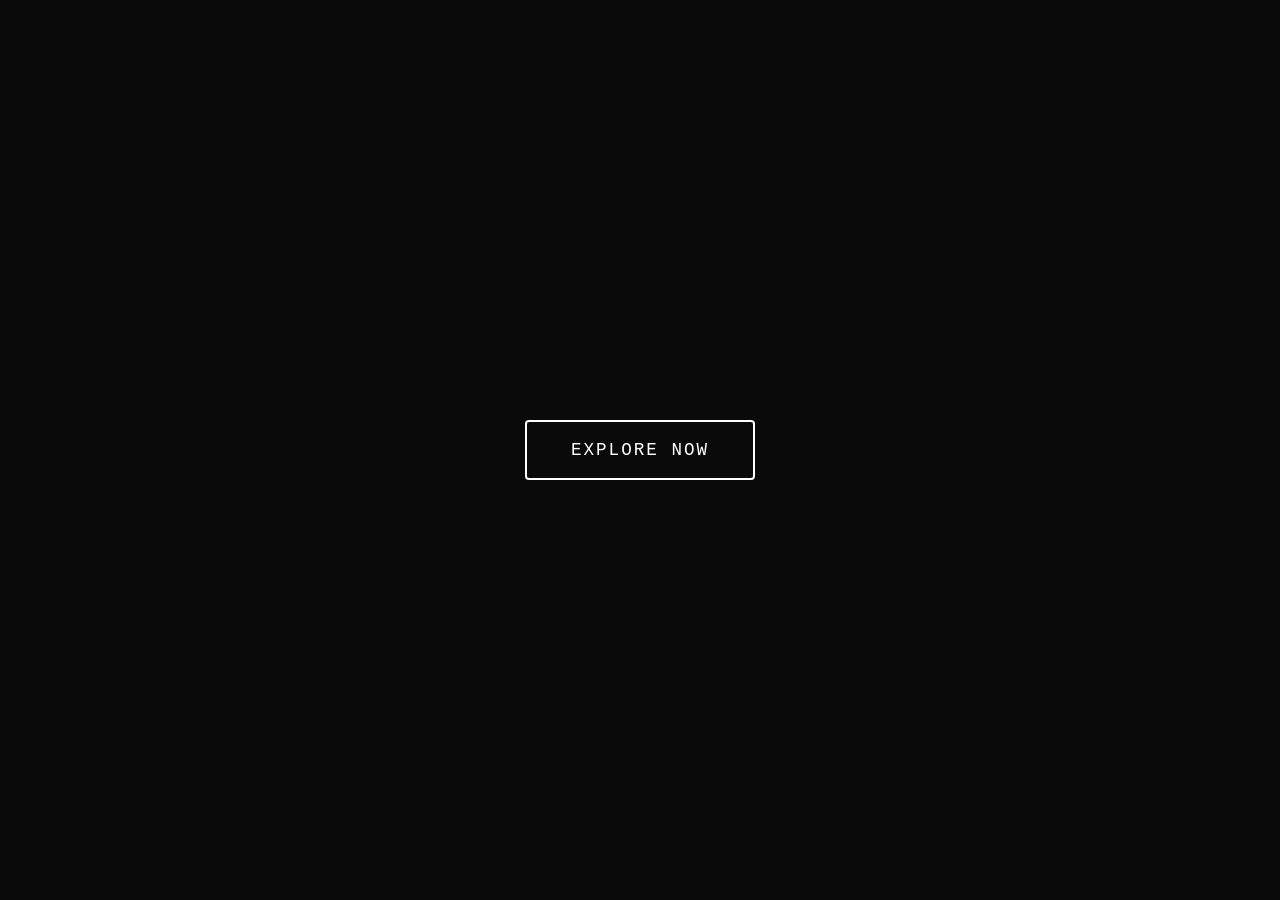
<file: Text scramble_glitch effect — letters random change/mouse_enter.html>
<!DOCTYPE html>
<html lang="en">
<head>
<meta charset="UTF-8">
<meta name="viewport" content="width=device-width, initial-scale=1.0">
<title>Text Scramble Button</title>
<style>
  * { margin: 0; padding: 0; box-sizing: border-box; }

  body {
    height: 100vh;
    display: flex;
    align-items: center;
    justify-content: center;
    background: #0a0a0a;
    font-family: 'Courier New', monospace;
  }

  .scramble-btn {
    position: relative;
    padding: 18px 44px;
    font-size: 1.1rem;
    font-family: inherit;
    letter-spacing: 2px;
    text-transform: uppercase;
    color: #fff;
    background: transparent;
    border: 2px solid #fff;
    border-radius: 4px;
    cursor: pointer;
    overflow: hidden;
    transition: background 0.3s ease, color 0.3s ease;
  }

  .scramble-btn:hover {
    background: #fff;
    color: #0a0a0a;
  }

  .scramble-btn:active {
    transform: scale(0.97);
  }
</style>
</head>
<body>

  <button class="scramble-btn" data-text="Explore Now">Explore Now</button>

<script>
  // Only letters now — no symbols, faster slot-machine style flicker
  const CHARS = 'ABCDEFGHIJKLMNOPQRSTUVWXYZ';

  class TextScramble {
    constructor(el) {
      this.el = el;
      this.frame = 0;
      this.frameRequest = null;
      this.resolve = null;
    }

    setText(newText) {
      const oldText = this.el.textContent;
      const length = Math.max(oldText.length, newText.length);

      // build a queue describing, per character index: from -> to, plus a random
      // start/end frame so letters don't all settle at the same time
      this.queue = [];
      for (let i = 0; i < length; i++) {
        const from = oldText[i] || '';
        const to = newText[i] || '';
        const start = Math.floor(Math.random() * 12);
        const end = start + Math.floor(Math.random() * 20) + 14;
        this.queue.push({ from, to, start, end, char: null });
      }

      cancelAnimationFrame(this.frameRequest);
      this.frame = 0;

      return new Promise((resolve) => {
        this.resolve = resolve;
        this.update();
      });
    }

    update() {
      let output = '';
      let complete = 0;

      for (let i = 0; i < this.queue.length; i++) {
        let { from, to, start, end, char } = this.queue[i];

        if (this.frame >= end) {
          complete++;
          output += to;
        } else if (this.frame >= start) {
          // pick a new random character almost every frame for a fast slot-machine flicker
          if (!char || Math.random() < 0.65) {
            char = CHARS[Math.floor(Math.random() * CHARS.length)];
            this.queue[i].char = char;
          }
          output += `<span class="scramble-char">${char}</span>`;
        } else {
          output += from;
        }
      }

      this.el.innerHTML = output;

      if (complete === this.queue.length) {
        this.resolve();
      } else {
        this.frameRequest = requestAnimationFrame(() => {
          this.frame++;
          this.update();
        });
      }
    }
  }

  const btn = document.querySelector('.scramble-btn');
  const fx = new TextScramble(btn);
  const originalText = btn.dataset.text;

  // trigger the scramble on hover start and hover end
  btn.addEventListener('mouseenter', () => {
    fx.setText(originalText);
  });

  btn.addEventListener('mouseleave', () => {
    fx.setText(originalText);
  });
</script>

</body>
</html>
</file>
<file: Clip_Path/style.css>
.card {
    height: 200px;
    width: 200px;
    background-color: aqua;
    clip-path: circle(40px at right bottom);
}

.card2 {
    margin-top: 20px;
    height: 200px;
    width: 200px;
    background-color: aqua;
  clip-path: path("M 10,40 L 70,40 A 10,10 0,0,0 80,30 L 80,10 A 10,10 0,0,1 90,0 L 140,0 A 10,10 0,0,1 150,10 L 150,190 A 10,10 0,0,1 140,200 L 10,200 A 10,10 0,0,1 0,190 L 0,50 L 10,40 Z");
}
</file>
<file: Authenticaton/auth.css>
/* ==========================================================================
   VEYRA | Auth Pages — Login & Register
   NO-SCROLL LAYOUT: Everything fits within 100vh
   ========================================================================== */

/* --------------------------------------------------------------------------
   1. DESIGN TOKENS
   -------------------------------------------------------------------------- */
:root {
  --color-deep-navy:        #14213D;
  --color-royal-blue:       #2563EB;
  --color-royal-blue-hover: #1D4ED8;
  --color-soft-blue:        #EAF2FF;
  --color-off-white:        #F8FAFC;
  --color-white:            #FFFFFF;
  --color-slate-gray:       #64748B;
  --color-slate-dark:       #334155;
  --color-slate-light:      #94A3B8;
  --color-light-border:     #E2E8F0;
  --color-warm-gold:        #F4B860;
  --color-emerald-green:    #10B981;
  --color-green-bg:         #ECFDF5;
  --color-danger-red:       #EF4444;
  --color-danger-bg:        #FEF2F2;
  --font-sans: 'Inter', -apple-system, BlinkMacSystemFont, 'Segoe UI', Roboto, sans-serif;
  --radius-sm:   6px;
  --radius-md:   10px;
  --radius-lg:   14px;
  --radius-xl:   18px;
  --radius-full: 9999px;
  --shadow-subtle: 0 1px 3px rgba(20,33,61,.05), 0 1px 2px rgba(20,33,61,.03);
  --shadow-card:   0 4px 24px rgba(20,33,61,.07), 0 2px 6px rgba(20,33,61,.04);
  --shadow-hover:  0 8px 24px rgba(20,33,61,.12);
  --shadow-focus:  0 0 0 3px rgba(37,99,235,.18);
  --transition-fast:   all 0.15s cubic-bezier(0.4,0,0.2,1);
  --transition-smooth: all 0.25s cubic-bezier(0.4,0,0.2,1);
}

/* --------------------------------------------------------------------------
   2. RESET & BASE — LOCKED TO VIEWPORT, NO SCROLL
   -------------------------------------------------------------------------- */
*, *::before, *::after { box-sizing: border-box; margin: 0; padding: 0; }

html, body {
  height: 100%;
  overflow: hidden;           /* ← prevents any page-level scrolling */
  font-family: var(--font-sans);
  background-color: var(--color-off-white);
  color: var(--color-slate-gray);
  -webkit-font-smoothing: antialiased;
}
h1, h2, h3 { color: var(--color-deep-navy); font-weight: 700; letter-spacing: -0.02em; line-height: 1.2; }
a   { color: inherit; text-decoration: none; }
button { cursor: pointer; border: none; background: none; font-family: inherit; }

/* --------------------------------------------------------------------------
   3. BACKGROUND BLOBS (fixed, no layout impact)
   -------------------------------------------------------------------------- */
.bg-blob {
  position: fixed; border-radius: 50%;
  filter: blur(90px); opacity: 0.3;
  pointer-events: none; z-index: 0;
}
.bg-blob-1 {
  width: 500px; height: 500px;
  background: radial-gradient(circle, #DBEAFE, transparent 70%);
  top: -180px; left: -180px;
}
.bg-blob-2 {
  width: 400px; height: 400px;
  background: radial-gradient(circle, #FEF9C3, transparent 70%);
  bottom: -120px; right: -80px;
}

/* --------------------------------------------------------------------------
   4. AUTH PAGE — Full-height, no scroll
   -------------------------------------------------------------------------- */
.auth-page {
  display: flex;
  height: 100%;            /* fills the 100vh from body */
  position: relative;
  z-index: 1;
  overflow: hidden;
}

/* ── LEFT PANEL ──────────────────────────────────────────────────────────── */
.auth-left {
  width: 380px;
  flex-shrink: 0;
  background-color: var(--color-deep-navy);
  position: relative;
  overflow: hidden;
  display: flex;
  align-items: stretch;
}

.auth-left::before {
  content: '';
  position: absolute; inset: 0;
  background-image:
    radial-gradient(circle at 20% 20%, rgba(37,99,235,.3) 0%, transparent 50%),
    radial-gradient(circle at 80% 80%, rgba(244,184,96,.15) 0%, transparent 50%);
  pointer-events: none;
}
.auth-left::after {
  content: '';
  position: absolute; inset: 0;
  background-image:
    linear-gradient(rgba(255,255,255,.03) 1px, transparent 1px),
    linear-gradient(90deg, rgba(255,255,255,.03) 1px, transparent 1px);
  background-size: 40px 40px;
  pointer-events: none;
}

.auth-left-inner {
  position: relative; z-index: 2;
  padding: 2.25rem 2.25rem;
  display: flex; flex-direction: column;
  gap: 1.75rem;
  width: 100%;
  overflow: hidden;          /* left panel never scrolls */
}

/* Brand */
.brand-logo { display: flex; align-items: center; gap: 0.7rem; }
.logo-icon {
  width: 38px; height: 38px;
  background-color: rgba(255,255,255,.12);
  border: 1px solid rgba(255,255,255,.18);
  color: var(--color-white);
  border-radius: var(--radius-md);
  display: flex; align-items: center; justify-content: center;
  flex-shrink: 0;
  transition: var(--transition-fast);
}
.logo-icon svg { width: 20px; height: 20px; }
.brand-logo:hover .logo-icon { background-color: rgba(255,255,255,.2); }
.brand-text { display: flex; flex-direction: column; }
.brand-name {
  font-size: 1.25rem; font-weight: 800;
  color: var(--color-white); letter-spacing: 0.05em;
}
.brand-tag {
  font-size: 0.68rem; font-weight: 600;
  color: rgba(255,255,255,.45);
  text-transform: uppercase; letter-spacing: 0.07em;
}

/* Hero */
.auth-hero-title {
  font-size: 2rem; font-weight: 800;
  color: var(--color-white);
  letter-spacing: -0.03em; line-height: 1.15;
}
.auth-hero-sub {
  margin-top: 0.65rem;
  font-size: 0.875rem; line-height: 1.6;
  color: rgba(255,255,255,.5);
}

/* Feature pills */
.feature-list { display: flex; flex-direction: column; gap: 0.55rem; }
.feature-pill {
  display: flex; align-items: center; gap: 0.75rem;
  background: rgba(255,255,255,.06);
  border: 1px solid rgba(255,255,255,.1);
  border-radius: var(--radius-md);
  padding: 0.6rem 0.85rem;
  color: rgba(255,255,255,.8);
  font-size: 0.825rem; font-weight: 500;
  transition: var(--transition-fast);
}
.feature-pill:hover { background: rgba(255,255,255,.1); }
.feature-icon {
  width: 28px; height: 28px;
  display: flex; align-items: center; justify-content: center;
  background: rgba(37,99,235,.35);
  border-radius: var(--radius-sm);
  color: #93C5FD; flex-shrink: 0;
}
.feature-icon svg { width: 14px; height: 14px; }

/* Quote */
.auth-quote {
  margin-top: auto;
  padding: 1rem 1.1rem;
  border-left: 3px solid var(--color-warm-gold);
  background: rgba(244,184,96,.08);
  border-radius: 0 var(--radius-sm) var(--radius-sm) 0;
}
.auth-quote p {
  font-size: 0.825rem;
  color: rgba(255,255,255,.55);
  font-style: italic; line-height: 1.5;
}

/* ── RIGHT PANEL ─────────────────────────────────────────────────────────── */
.auth-right {
  flex: 1;
  display: flex;
  align-items: center;
  justify-content: center;
  padding: 1.5rem 1.75rem;
  overflow: hidden;           /* no outer scroll */
}

/* The card itself scrolls internally if content is very tall (safety net) */
.auth-card {
  width: 100%;
  max-width: 460px;
  max-height: 100%;
  background: var(--color-white);
  border-radius: var(--radius-xl);
  box-shadow: var(--shadow-card);
  border: 1px solid var(--color-light-border);
  padding: 1.75rem 2rem 1.5rem;
  overflow-y: auto;
  overflow-x: hidden;
  /* hide scrollbar cosmetically but allow scroll as safety net */
  scrollbar-width: none;
}
.auth-card::-webkit-scrollbar { display: none; }

/* --------------------------------------------------------------------------
   5. TAB SWITCHER
   -------------------------------------------------------------------------- */
.auth-tabs {
  display: flex;
  background: var(--color-off-white);
  border: 1px solid var(--color-light-border);
  border-radius: var(--radius-lg);
  padding: 4px;
  margin-bottom: 1.5rem;
  position: relative;
}
.auth-tab {
  flex: 1;
  padding: 0.55rem 0.75rem;
  border-radius: var(--radius-md);
  font-size: 0.85rem; font-weight: 600;
  color: var(--color-slate-gray);
  transition: var(--transition-smooth);
  position: relative; z-index: 2;
}
.auth-tab.active { color: var(--color-deep-navy); }
.auth-tab-indicator {
  position: absolute;
  top: 4px; left: 4px;
  height: calc(100% - 8px);
  width: calc(50% - 4px);
  background: var(--color-white);
  border-radius: var(--radius-md);
  box-shadow: var(--shadow-subtle);
  transition: transform var(--transition-smooth);
  z-index: 1;
  border: 1px solid var(--color-light-border);
}
.auth-tab-indicator.right { transform: translateX(100%); }

/* --------------------------------------------------------------------------
   6. FORM PANELS
   -------------------------------------------------------------------------- */
.auth-form-panel { display: none; }
.auth-form-panel.active { display: block; animation: fadeSlideIn 0.25s ease; }

@keyframes fadeSlideIn {
  from { opacity: 0; transform: translateY(6px); }
  to   { opacity: 1; transform: translateY(0); }
}

.form-header { margin-bottom: 1.25rem; }
.form-title { font-size: 1.35rem; font-weight: 700; color: var(--color-deep-navy); }
.form-subtitle { margin-top: 0.25rem; font-size: 0.825rem; color: var(--color-slate-gray); }

/* --------------------------------------------------------------------------
   7. FORM LAYOUT — COMPACT
   -------------------------------------------------------------------------- */
.auth-form { display: flex; flex-direction: column; gap: 0.8rem; }

.form-group { display: flex; flex-direction: column; gap: 0.25rem; }

.form-label {
  font-size: 0.72rem; font-weight: 700;
  color: var(--color-slate-dark);
  text-transform: uppercase; letter-spacing: 0.05em;
}

/* Two-col grid for inline fields */
.form-grid-2 {
  display: grid;
  grid-template-columns: 1fr 1fr;
  gap: 0.75rem;
}

/* --------------------------------------------------------------------------
   8. INPUTS
   -------------------------------------------------------------------------- */
.input-wrapper { position: relative; display: flex; align-items: center; }

.input-icon {
  position: absolute; left: 11px;
  color: var(--color-slate-light);
  pointer-events: none;
  display: flex; align-items: center;
}
.input-icon svg { width: 14px; height: 14px; }

.form-input {
  width: 100%;
  height: 40px;                /* compact height */
  padding: 0 38px 0 34px;
  background: var(--color-off-white);
  border: 1.5px solid var(--color-light-border);
  border-radius: var(--radius-md);
  font-family: var(--font-sans);
  font-size: 0.875rem;
  color: var(--color-deep-navy);
  transition: var(--transition-fast);
  outline: none;
}
.form-input::placeholder { color: var(--color-slate-light); font-size: 0.825rem; }
.form-input:hover  { border-color: #CBD5E1; background: var(--color-white); }
.form-input:focus  { border-color: var(--color-royal-blue); background: var(--color-white); box-shadow: var(--shadow-focus); }
.form-input.error  { border-color: var(--color-danger-red); background: var(--color-danger-bg); }
.form-input.error:focus { box-shadow: 0 0 0 3px rgba(239,68,68,.15); }

/* Password toggle */
.toggle-password {
  position: absolute; right: 10px;
  color: var(--color-slate-light);
  display: flex; align-items: center;
  padding: 3px; border-radius: var(--radius-sm);
  transition: var(--transition-fast);
}
.toggle-password:hover { color: var(--color-slate-dark); }
.eye-icon { width: 14px; height: 14px; }

/* Field errors — no min-height so they don't push layout when empty */
.field-error {
  font-size: 0.72rem;
  color: var(--color-danger-red);
  font-weight: 500;
  display: block;
  line-height: 1.3;
}
.field-error:empty { display: none; }

/* --------------------------------------------------------------------------
   9. ROLE SELECTOR
   -------------------------------------------------------------------------- */
.role-selector {
  display: grid;
  grid-template-columns: 1fr 1fr;
  gap: 0.6rem;
}
.role-option { cursor: pointer; }
.role-option input[type="radio"] { display: none; }

.role-card {
  display: flex; align-items: center; gap: 0.6rem;
  padding: 0.65rem 0.8rem;
  border: 1.5px solid var(--color-light-border);
  border-radius: var(--radius-md);
  background: var(--color-off-white);
  transition: var(--transition-fast);
}
.role-option:hover .role-card           { border-color: var(--color-royal-blue); background: var(--color-soft-blue); }
.role-option input:checked + .role-card { border-color: var(--color-royal-blue); background: var(--color-soft-blue); box-shadow: var(--shadow-focus); }

.role-icon {
  width: 30px; height: 30px;
  background: var(--color-white);
  border-radius: var(--radius-sm);
  display: flex; align-items: center; justify-content: center;
  border: 1px solid var(--color-light-border);
  color: var(--color-slate-gray); flex-shrink: 0;
  transition: var(--transition-fast);
}
.role-icon svg { width: 14px; height: 14px; }
.role-option input:checked + .role-card .role-icon {
  background: var(--color-royal-blue);
  border-color: var(--color-royal-blue);
  color: var(--color-white);
}

.role-info { display: flex; flex-direction: column; min-width: 0; }
.role-title { font-size: 0.8rem; font-weight: 700; color: var(--color-deep-navy); white-space: nowrap; }
.role-desc  { font-size: 0.68rem; color: var(--color-slate-gray); white-space: nowrap; }

/* --------------------------------------------------------------------------
   10. PASSWORD STRENGTH METER
   -------------------------------------------------------------------------- */
.password-strength {
  display: flex; align-items: center; gap: 0.45rem;
}
.strength-bars { display: flex; gap: 3px; flex: 1; }
.strength-bar {
  height: 3px; flex: 1;
  background: var(--color-light-border);
  border-radius: 99px;
  transition: background 0.3s ease;
}
.strength-bar.weak   { background: var(--color-danger-red); }
.strength-bar.fair   { background: var(--color-warm-gold); }
.strength-bar.good   { background: #60A5FA; }
.strength-bar.strong { background: var(--color-emerald-green); }
.strength-label {
  font-size: 0.68rem; font-weight: 600;
  color: var(--color-slate-light);
  white-space: nowrap; min-width: 42px;
}

/* --------------------------------------------------------------------------
   11. ALERT BOXES
   -------------------------------------------------------------------------- */
.auth-alert {
  display: none;
  padding: 0.65rem 0.85rem;
  border-radius: var(--radius-md);
  font-size: 0.825rem; font-weight: 500; line-height: 1.4;
}
.auth-alert.show    { display: block; animation: fadeSlideIn 0.2s ease; }
.auth-alert.success { background: var(--color-green-bg); color: #065F46; border: 1px solid #A7F3D0; }
.auth-alert.error   { background: var(--color-danger-bg); color: #991B1B; border: 1px solid #FECACA; }

/* --------------------------------------------------------------------------
   12. SUBMIT BUTTON
   -------------------------------------------------------------------------- */
.btn-auth {
  width: 100%; height: 44px;
  display: flex; align-items: center; justify-content: center; gap: 0.5rem;
  background: var(--color-deep-navy);
  color: var(--color-white);
  font-family: var(--font-sans); font-size: 0.875rem; font-weight: 600;
  border-radius: var(--radius-md);
  transition: var(--transition-smooth);
  position: relative; overflow: hidden;
  letter-spacing: 0.01em;
}
.btn-auth::before {
  content: ''; position: absolute; inset: 0;
  background: linear-gradient(135deg, var(--color-royal-blue), var(--color-deep-navy));
  opacity: 0; transition: opacity var(--transition-smooth);
}
.btn-auth:hover { transform: translateY(-1px); box-shadow: var(--shadow-hover); }
.btn-auth:hover::before { opacity: 1; }
.btn-auth:active { transform: translateY(0); }
.btn-auth.loading .btn-label   { opacity: 0; }
.btn-auth.loading .btn-spinner { opacity: 1; }
.btn-auth:disabled { opacity: 0.65; cursor: not-allowed; transform: none; }

.btn-label   { position: relative; z-index: 1; }
.btn-spinner { position: absolute; opacity: 0; transition: opacity 0.2s; z-index: 1; }
.btn-spinner svg { width: 20px; height: 20px; animation: spin 0.8s linear infinite; }
@keyframes spin { to { transform: rotate(360deg); } }

/* --------------------------------------------------------------------------
   13. FORM SWITCH LINK
   -------------------------------------------------------------------------- */
.form-switch {
  text-align: center;
  font-size: 0.8rem; color: var(--color-slate-gray);
  margin-top: 0.35rem;
}
.link-btn {
  color: var(--color-royal-blue); font-weight: 600;
  font-size: inherit; font-family: inherit;
  background: none; border: none; cursor: pointer; padding: 0;
  transition: var(--transition-fast);
}
.link-btn:hover { color: var(--color-royal-blue-hover); text-decoration: underline; }

/* --------------------------------------------------------------------------
   14. SUCCESS STATE
   -------------------------------------------------------------------------- */
.success-panel { text-align: center; padding: 1rem 0; display: none; }
.success-panel.show { display: block; animation: fadeSlideIn 0.35s ease; }
.success-icon {
  width: 56px; height: 56px;
  background: var(--color-green-bg); border-radius: 50%;
  display: flex; align-items: center; justify-content: center;
  margin: 0 auto 1rem; color: var(--color-emerald-green);
}
.success-icon svg { width: 24px; height: 24px; }
.success-title { font-size: 1.25rem; font-weight: 700; color: var(--color-deep-navy); margin-bottom: 0.4rem; }
.success-message { font-size: 0.875rem; color: var(--color-slate-gray); line-height: 1.55; margin-bottom: 1.25rem; }
.success-role-badge {
  display: inline-flex; align-items: center; gap: 0.35rem;
  background: var(--color-soft-blue); color: var(--color-royal-blue);
  font-size: 0.775rem; font-weight: 600;
  padding: 0.35rem 0.75rem;
  border-radius: var(--radius-full);
  margin-bottom: 1.25rem;
  text-transform: capitalize;
}

/* --------------------------------------------------------------------------
   15. RESPONSIVE
   -------------------------------------------------------------------------- */
@media (max-width: 960px) {
  .auth-left { width: 320px; }
  .auth-left-inner { padding: 2rem 1.75rem; gap: 1.5rem; }
  .auth-hero-title { font-size: 1.75rem; }
}

@media (max-width: 780px) {
  .auth-left { display: none; }
  .auth-right { padding: 1.25rem; }
}

@media (max-width: 480px) {
  .auth-card { padding: 1.5rem 1.25rem 1.25rem; border-radius: var(--radius-lg); }
  .form-grid-2 { grid-template-columns: 1fr; }
  .role-selector { grid-template-columns: 1fr; }
}

/* Very short screens — let the card scroll internally */
@media (max-height: 600px) {
  .auth-right { align-items: flex-start; padding: 1rem 1.5rem; }
  .auth-card  { margin: auto; }
}
</file>
